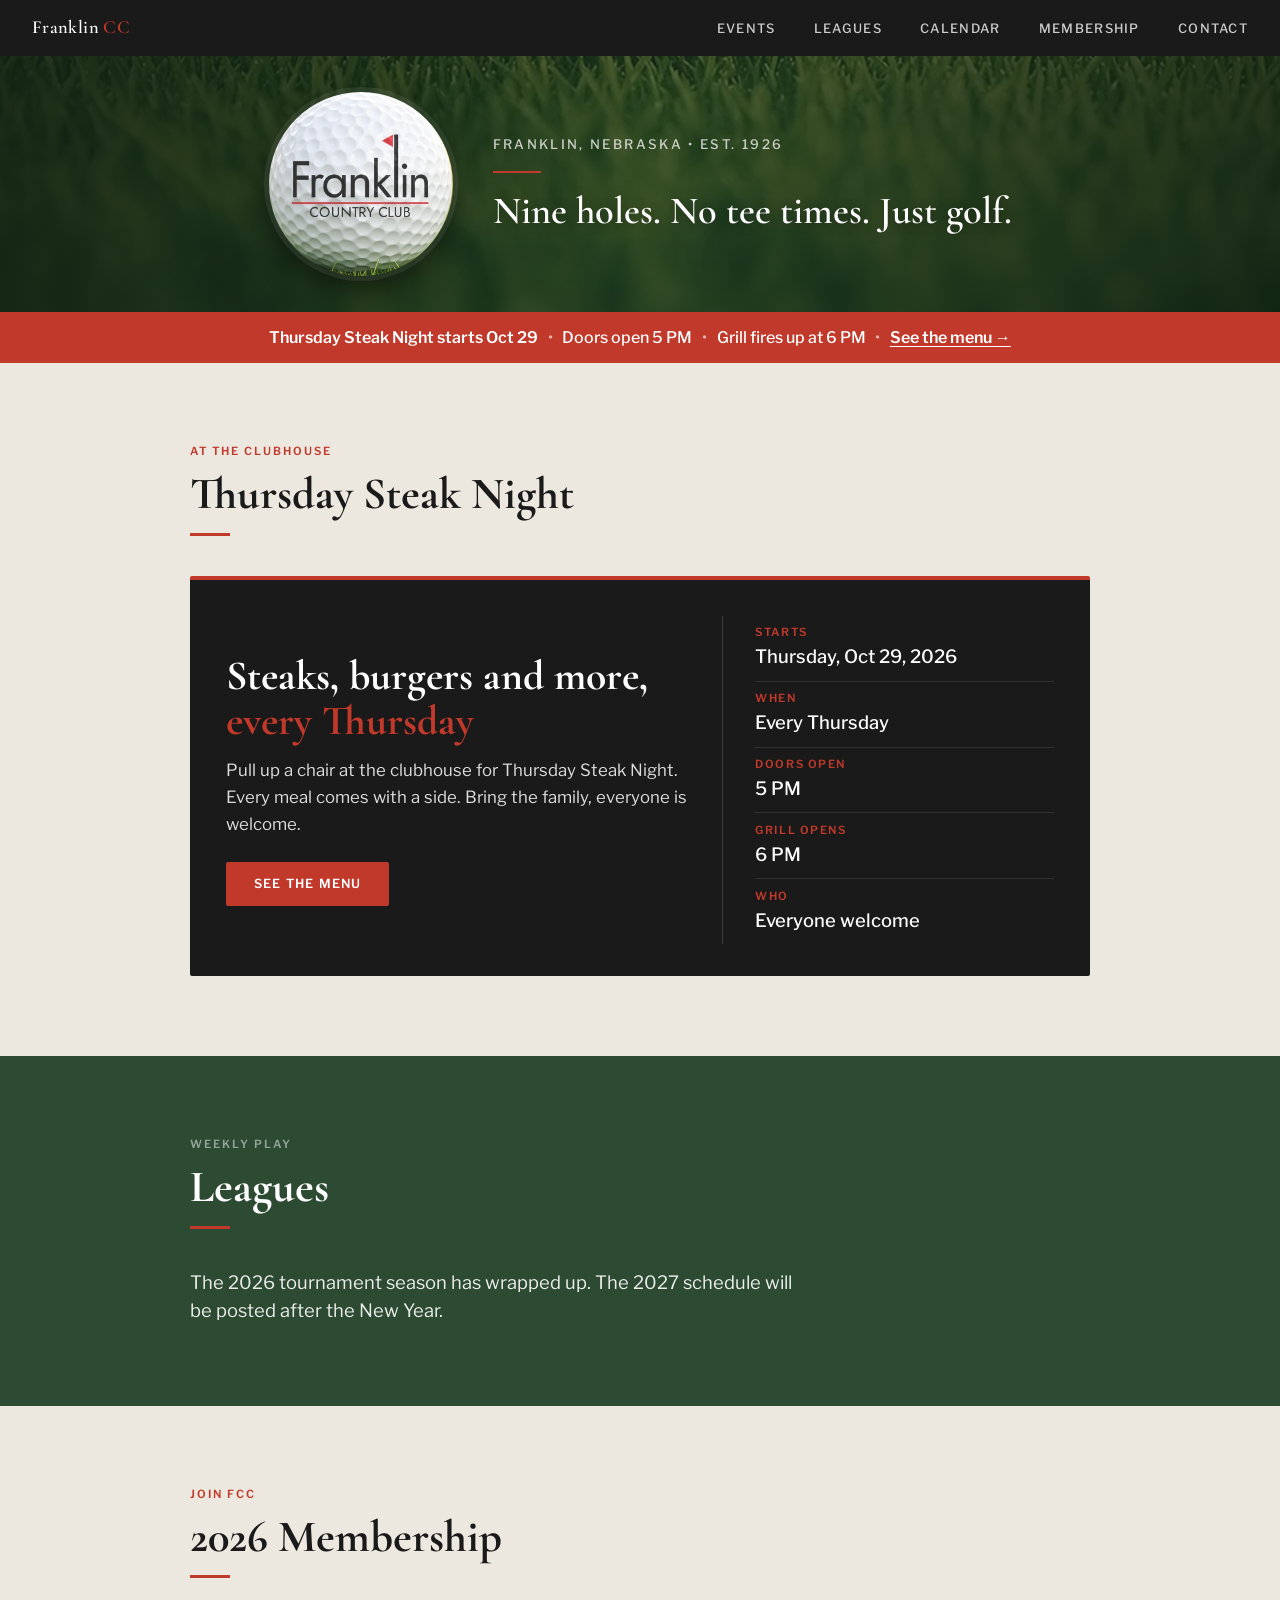
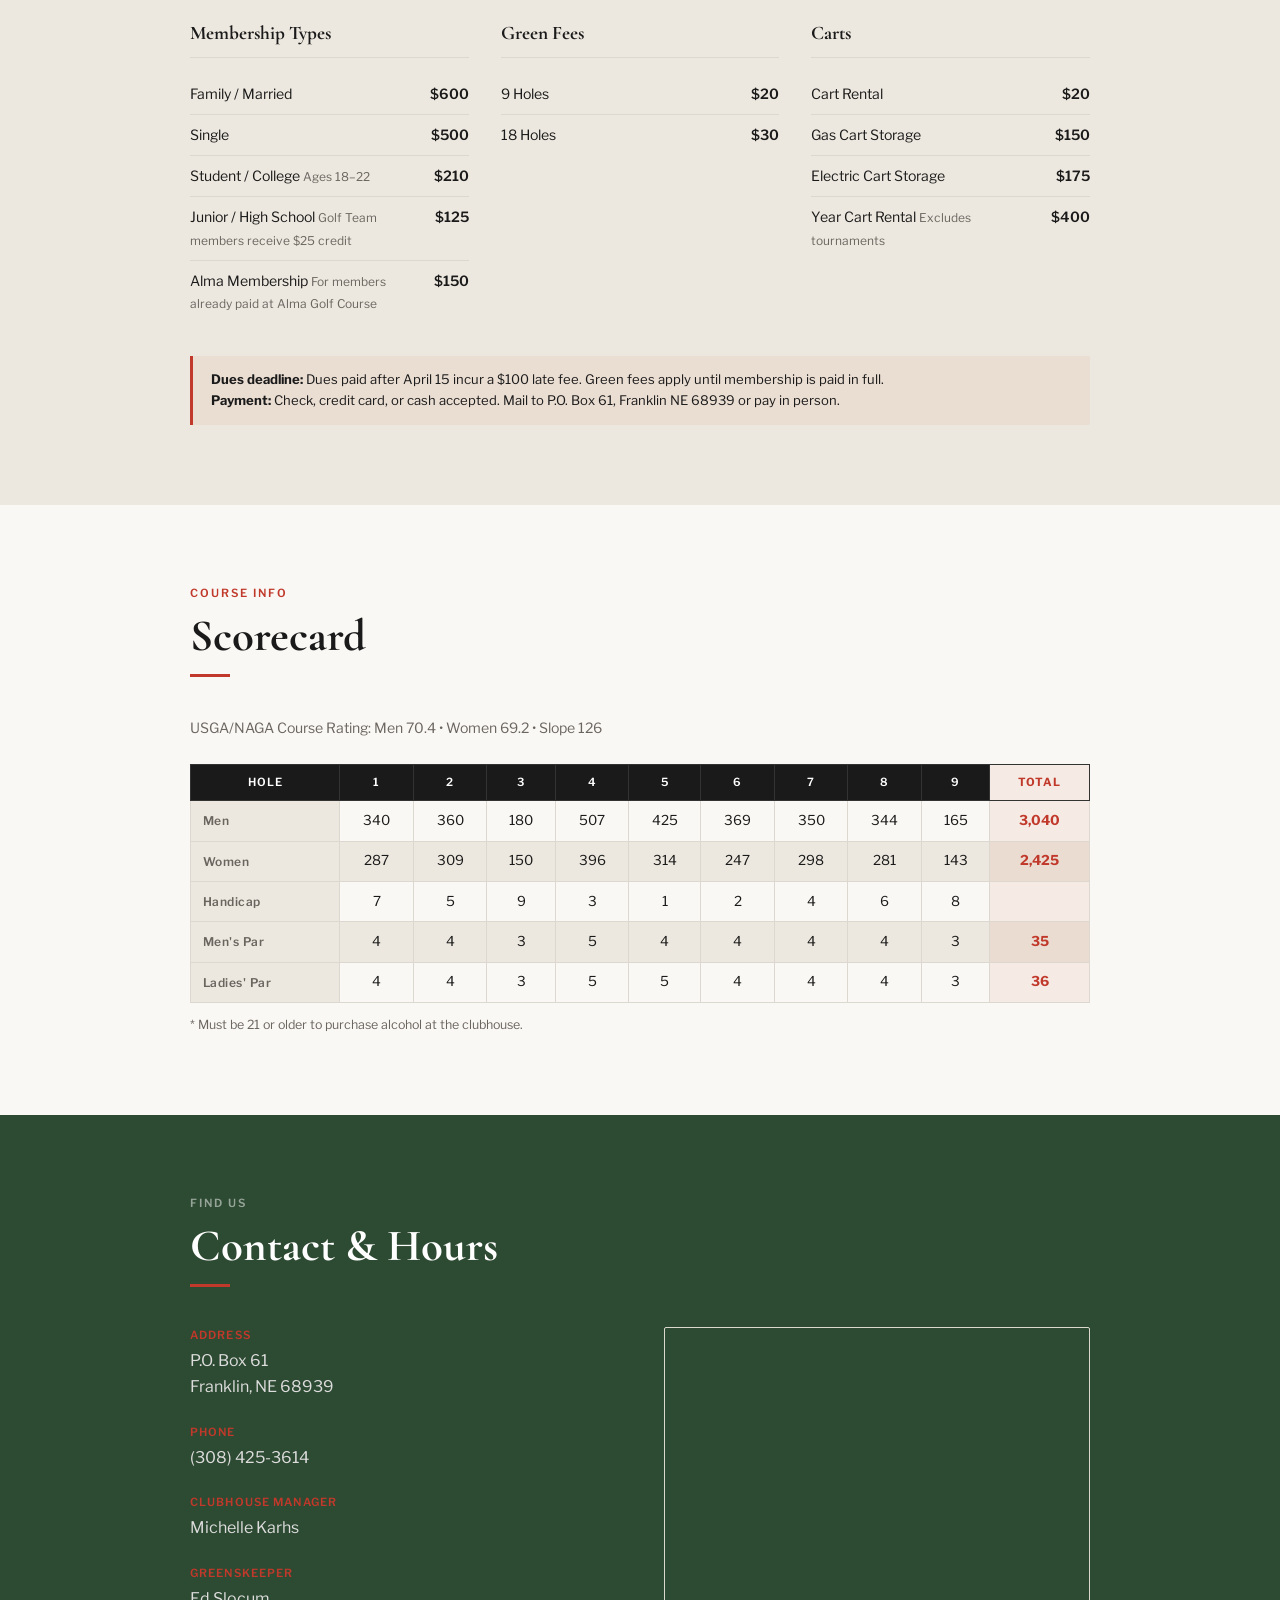
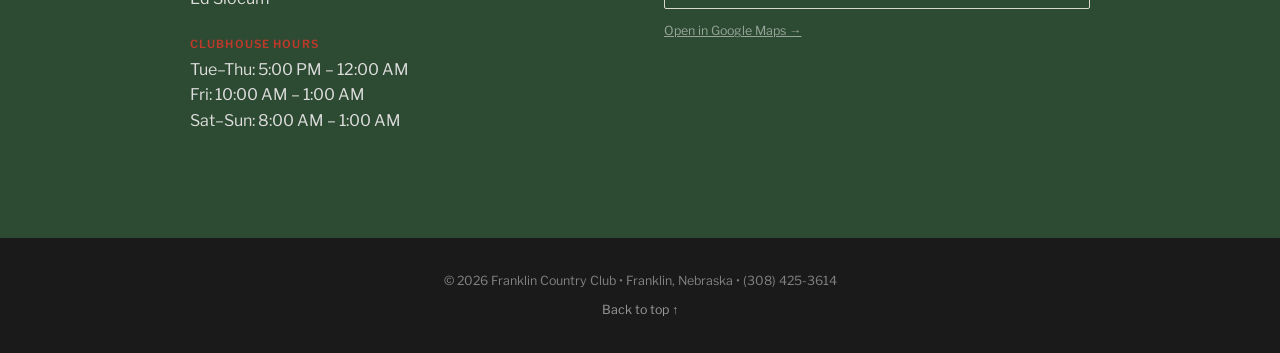
<file: index.html>
<!DOCTYPE html>
<html lang="en">
<head>
  <meta charset="UTF-8">
  <meta name="viewport" content="width=device-width, initial-scale=1.0">
  <title>Franklin Country Club | Franklin, Nebraska</title>
  <meta name="description" content="Franklin Country Club, a 9-hole golf course in Franklin, Nebraska. Memberships, leagues, tournaments, and more.">
  <link rel="preconnect" href="https://fonts.googleapis.com">
  <link rel="preconnect" href="https://fonts.gstatic.com" crossorigin>
  <link href="https://fonts.googleapis.com/css2?family=Cormorant+Garamond:ital,wght@0,400;0,600;0,700;1,400&family=Libre+Franklin:wght@300;400;500;600&display=swap" rel="stylesheet">
  <link rel="stylesheet" href="assets/style.css">
</head>
<body>

<!-- NAV -->
<nav>
  <a class="nav-logo" href="#top">Franklin <span>CC</span></a>
  <ul class="nav-links" id="navLinks">
    <li><a href="#events">Events</a></li>
    <li><a href="leagues.html">Leagues</a></li>
    <li><a href="calendar.html">Calendar</a></li>
    <li><a href="#membership">Membership</a></li>
    <li><a href="#contact">Contact</a></li>
  </ul>
  <button class="nav-toggle" id="navToggle" type="button" aria-label="Menu" aria-controls="navLinks" aria-expanded="false">
    <span></span><span></span><span></span>
  </button>
</nav>

<!-- HERO -->
<header class="hero hero-home" id="top">
  <picture class="hero-bg">
    <source type="image/webp" srcset="assets/hero-grass.webp">
    <img src="assets/hero-grass.jpg" alt="" width="1920" height="382" fetchpriority="high">
  </picture>
  <div class="hero-inner">
    <h1 class="hero-title">
      <picture>
        <source type="image/webp" srcset="assets/logo-golfball-600.webp 600w, assets/logo-golfball-1200.webp 1200w" sizes="(max-width: 720px) 104px, 184px">
        <img class="hero-logo" src="assets/logo-golfball-600.jpg" srcset="assets/logo-golfball-600.jpg 600w, assets/logo-golfball-1200.jpg 1200w" sizes="(max-width: 720px) 104px, 184px" width="600" height="600" alt="Franklin Country Club">
      </picture>
    </h1>
    <div class="hero-text">
      <p class="hero-sub">Franklin, Nebraska &bull; Est. 1926</p>
      <div class="hero-divider"></div>
      <p class="hero-tagline">Nine holes. No tee times. Just golf.</p>
    </div>
  </div>
</header>

<!-- STEAK NIGHT BANNER -->
<div class="promo-banner">
  <span class="promo-part"><strong>Thursday Steak Night starts Oct 29</strong></span><span class="promo-sep">&bull;</span><span class="promo-part">Doors open 5 PM</span><span class="promo-sep">&bull;</span><span class="promo-part">Grill fires up at 6 PM</span><span class="promo-sep">&bull;</span><span class="promo-part"><a href="steak-night.html">See the menu &rarr;</a></span>
</div>

<!-- INFO STRIP -->
<!-- hidden until 2027 golf season -->
<!--
<div class="info-strip">
  <div class="info-item">
    <div class="info-label">Course</div>
    <div class="info-value">9 Holes &bull; Par 35/36</div>
  </div>
  <div class="info-item">
    <div class="info-label">Green Fees</div>
    <div class="info-value">9 holes $20 &bull; 18 holes $30 &bull; Cart $20</div>
  </div>
  <div class="info-item">
    <div class="info-label">Clubhouse Open</div>
    <div class="info-value">Thu &amp; Fri 5 PM &bull; Sat &amp; Sun 10 AM</div>
  </div>
  <div class="info-item">
    <div class="info-label">Course Closed</div>
    <div class="info-value">Monday mornings</div>
  </div>
  <div class="info-item">
    <div class="info-label">Phone</div>
    <div class="info-value"><a href="tel:3084253614" style="color:#ddd;">(308) 425-3614</a></div>
  </div>
</div>
-->

<!-- EVENTS -->
<section id="events">
  <div class="container">
    <div class="section-label">At the Clubhouse</div>
    <h2 class="section-title">Thursday Steak Night</h2>
    <div class="feature-card">
      <div>
        <h3>Steaks, burgers and more, <em>every Thursday</em></h3>
        <p>Pull up a chair at the clubhouse for Thursday Steak Night. Every meal comes with a side. Bring the family, everyone is welcome.</p>
        <a class="btn btn-primary" href="steak-night.html">See the Menu</a>
      </div>
      <ul class="feature-facts">
        <li><span class="fact-label">Starts</span><span class="fact-value">Thursday, Oct 29, 2026</span></li>
        <li><span class="fact-label">When</span><span class="fact-value">Every Thursday</span></li>
        <li><span class="fact-label">Doors Open</span><span class="fact-value">5 PM</span></li>
        <li><span class="fact-label">Grill Opens</span><span class="fact-value">6 PM</span></li>
        <li><span class="fact-label">Who</span><span class="fact-value">Everyone welcome</span></li>
      </ul>
    </div>
  </div>
</section>

<!-- LEAGUES -->
<section id="leagues">
  <div class="container">
    <div class="section-label">Weekly Play</div>
    <h2 class="section-title">Leagues</h2>
    <p class="season-msg">The 2026 tournament season has wrapped up. The 2027 schedule will be posted after the New Year.</p>
  </div>
</section>

<!-- MEMBERSHIP -->
<section id="membership">
  <div class="container">
    <div class="section-label">Join FCC</div>
    <h2 class="section-title">2026 Membership</h2>
    <div class="membership-grid">

      <div class="membership-block">
        <h3>Membership Types</h3>
        <div class="rate-row">
          <span class="rate-label">Family / Married</span>
          <span class="rate-price">$600</span>
        </div>
        <div class="rate-row">
          <span class="rate-label">Single</span>
          <span class="rate-price">$500</span>
        </div>
        <div class="rate-row">
          <div>
            <span class="rate-label">Student / College</span>
            <span class="rate-sub">Ages 18&ndash;22</span>
          </div>
          <span class="rate-price">$210</span>
        </div>
        <div class="rate-row">
          <div>
            <span class="rate-label">Junior / High School</span>
            <span class="rate-sub">Golf Team members receive $25 credit</span>
          </div>
          <span class="rate-price">$125</span>
        </div>
        <div class="rate-row">
          <div>
            <span class="rate-label">Alma Membership</span>
            <span class="rate-sub">For members already paid at Alma Golf Course</span>
          </div>
          <span class="rate-price">$150</span>
        </div>
      </div>

      <div class="membership-block">
        <h3>Green Fees</h3>
        <div class="rate-row">
          <span class="rate-label">9 Holes</span>
          <span class="rate-price">$20</span>
        </div>
        <div class="rate-row">
          <span class="rate-label">18 Holes</span>
          <span class="rate-price">$30</span>
        </div>
      </div>

      <div class="membership-block">
        <h3>Carts</h3>
        <div class="rate-row">
          <span class="rate-label">Cart Rental</span>
          <span class="rate-price">$20</span>
        </div>
        <div class="rate-row">
          <span class="rate-label">Gas Cart Storage</span>
          <span class="rate-price">$150</span>
        </div>
        <div class="rate-row">
          <span class="rate-label">Electric Cart Storage</span>
          <span class="rate-price">$175</span>
        </div>
        <div class="rate-row">
          <div>
            <span class="rate-label">Year Cart Rental</span>
            <span class="rate-sub">Excludes tournaments</span>
          </div>
          <span class="rate-price">$400</span>
        </div>
      </div>

    </div>

    <div class="membership-note">
      <strong>Dues deadline:</strong> Dues paid after April 15 incur a $100 late fee. Green fees apply until membership is paid in full.<br>
      <strong>Payment:</strong> Check, credit card, or cash accepted. Mail to P.O. Box 61, Franklin NE 68939 or pay in person.
    </div>

  </div>
</section>

<!-- SCORECARD -->
<section id="scorecard">
  <div class="container">
    <div class="section-label">Course Info</div>
    <h2 class="section-title">Scorecard</h2>
    <p style="margin-bottom:1.5rem;font-size:0.88rem;color:var(--mid);">USGA/NAGA Course Rating: Men 70.4 &bull; Women 69.2 &bull; Slope 126</p>
    <div class="scorecard-wrap">
      <table class="scorecard">
        <thead>
          <tr>
            <th>Hole</th>
            <th>1</th><th>2</th><th>3</th><th>4</th><th>5</th>
            <th>6</th><th>7</th><th>8</th><th>9</th>
            <th class="total-col">Total</th>
          </tr>
        </thead>
        <tbody>
          <tr>
            <td class="row-label">Men</td>
            <td>340</td><td>360</td><td>180</td><td>507</td><td>425</td>
            <td>369</td><td>350</td><td>344</td><td>165</td>
            <td class="total-col">3,040</td>
          </tr>
          <tr>
            <td class="row-label">Women</td>
            <td>287</td><td>309</td><td>150</td><td>396</td><td>314</td>
            <td>247</td><td>298</td><td>281</td><td>143</td>
            <td class="total-col">2,425</td>
          </tr>
          <tr>
            <td class="row-label">Handicap</td>
            <td>7</td><td>5</td><td>9</td><td>3</td><td>1</td>
            <td>2</td><td>4</td><td>6</td><td>8</td>
            <td class="total-col"></td>
          </tr>
          <tr>
            <td class="row-label">Men's Par</td>
            <td>4</td><td>4</td><td>3</td><td>5</td><td>4</td>
            <td>4</td><td>4</td><td>4</td><td>3</td>
            <td class="total-col">35</td>
          </tr>
          <tr>
            <td class="row-label">Ladies' Par</td>
            <td>4</td><td>4</td><td>3</td><td>5</td><td>5</td>
            <td>4</td><td>4</td><td>4</td><td>3</td>
            <td class="total-col">36</td>
          </tr>
        </tbody>
      </table>
    </div>
    <p class="scorecard-note">* Must be 21 or older to purchase alcohol at the clubhouse.</p>
  </div>
</section>

<!-- CONTACT -->
<section id="contact" style="background:var(--green);">
  <div class="container">
    <div class="section-label" style="color:rgba(255,255,255,0.5);">Find Us</div>
    <h2 class="section-title" style="color:#fff;">Contact &amp; Hours</h2>
    <div class="contact-grid">
      <div>
        <div class="contact-item">
          <strong style="color:var(--red);">Address</strong>
          <span style="color:#ddd;">P.O. Box 61<br>Franklin, NE 68939</span>
        </div>
        <div class="contact-item">
          <strong style="color:var(--red);">Phone</strong>
          <a href="tel:3084253614" style="color:#ddd;">(308) 425-3614</a>
        </div>
        <div class="contact-item">
          <strong style="color:var(--red);">Clubhouse Manager</strong>
          <span style="color:#ddd;">Michelle Karhs</span>
        </div>
        <div class="contact-item">
          <strong style="color:var(--red);">Greenskeeper</strong>
          <span style="color:#ddd;">Ed Slocum</span>
        </div>
        <div class="contact-item">
          <strong style="color:var(--red);">Clubhouse Hours</strong>
          <span style="color:#ddd;">
            Tue–Thu: 5:00 PM – 12:00 AM<br>
            Fri: 10:00 AM – 1:00 AM<br>
            Sat–Sun: 8:00 AM – 1:00 AM
          </span>
        </div>
      </div>
      <div>
        <div class="map-embed">
          <iframe
            src="https://www.google.com/maps/embed?pb=!1m18!1m12!1m3!1d3492.958153476296!2d-98.96998748815321!3d40.100658674696824!2m3!1f0!2f0!3f0!3m2!1i1024!2i768!4f13.1!3m3!1m2!1s0x8798c51e333c8a6d%3A0x93eba6ec747e71ab!2sFranklin%20Golf%20Club!5e1!3m2!1sen!2sus!4v1777336160264!5m2!1sen!2sus"
            allowfullscreen=""
            loading="lazy" referrerpolicy="no-referrer-when-downgrade"
            title="Franklin Country Club location"
          ></iframe>
          <!-- TODO: Replace iframe src with proper Google Maps embed code from your Maps link -->
        </div>
        <p style="margin-top:0.75rem;font-size:0.78rem;color:rgba(255,255,255,0.4);">
          <a href="https://maps.app.goo.gl/pKqjFBWUiUisVBHZ7" target="_blank" style="color:rgba(255,255,255,0.5);">Open in Google Maps &rarr;</a>
        </p>
      </div>
    </div>
  </div>
</section>

<!-- FOOTER -->
<footer>
  <p>&copy; 2026 Franklin Country Club &bull; Franklin, Nebraska &bull; (308) 425-3614</p>
  <p style="margin-top:0.4rem;"><a href="#top">Back to top &uarr;</a></p>
</footer>

<script src="assets/main.js"></script>

</body>
</html>
</file>
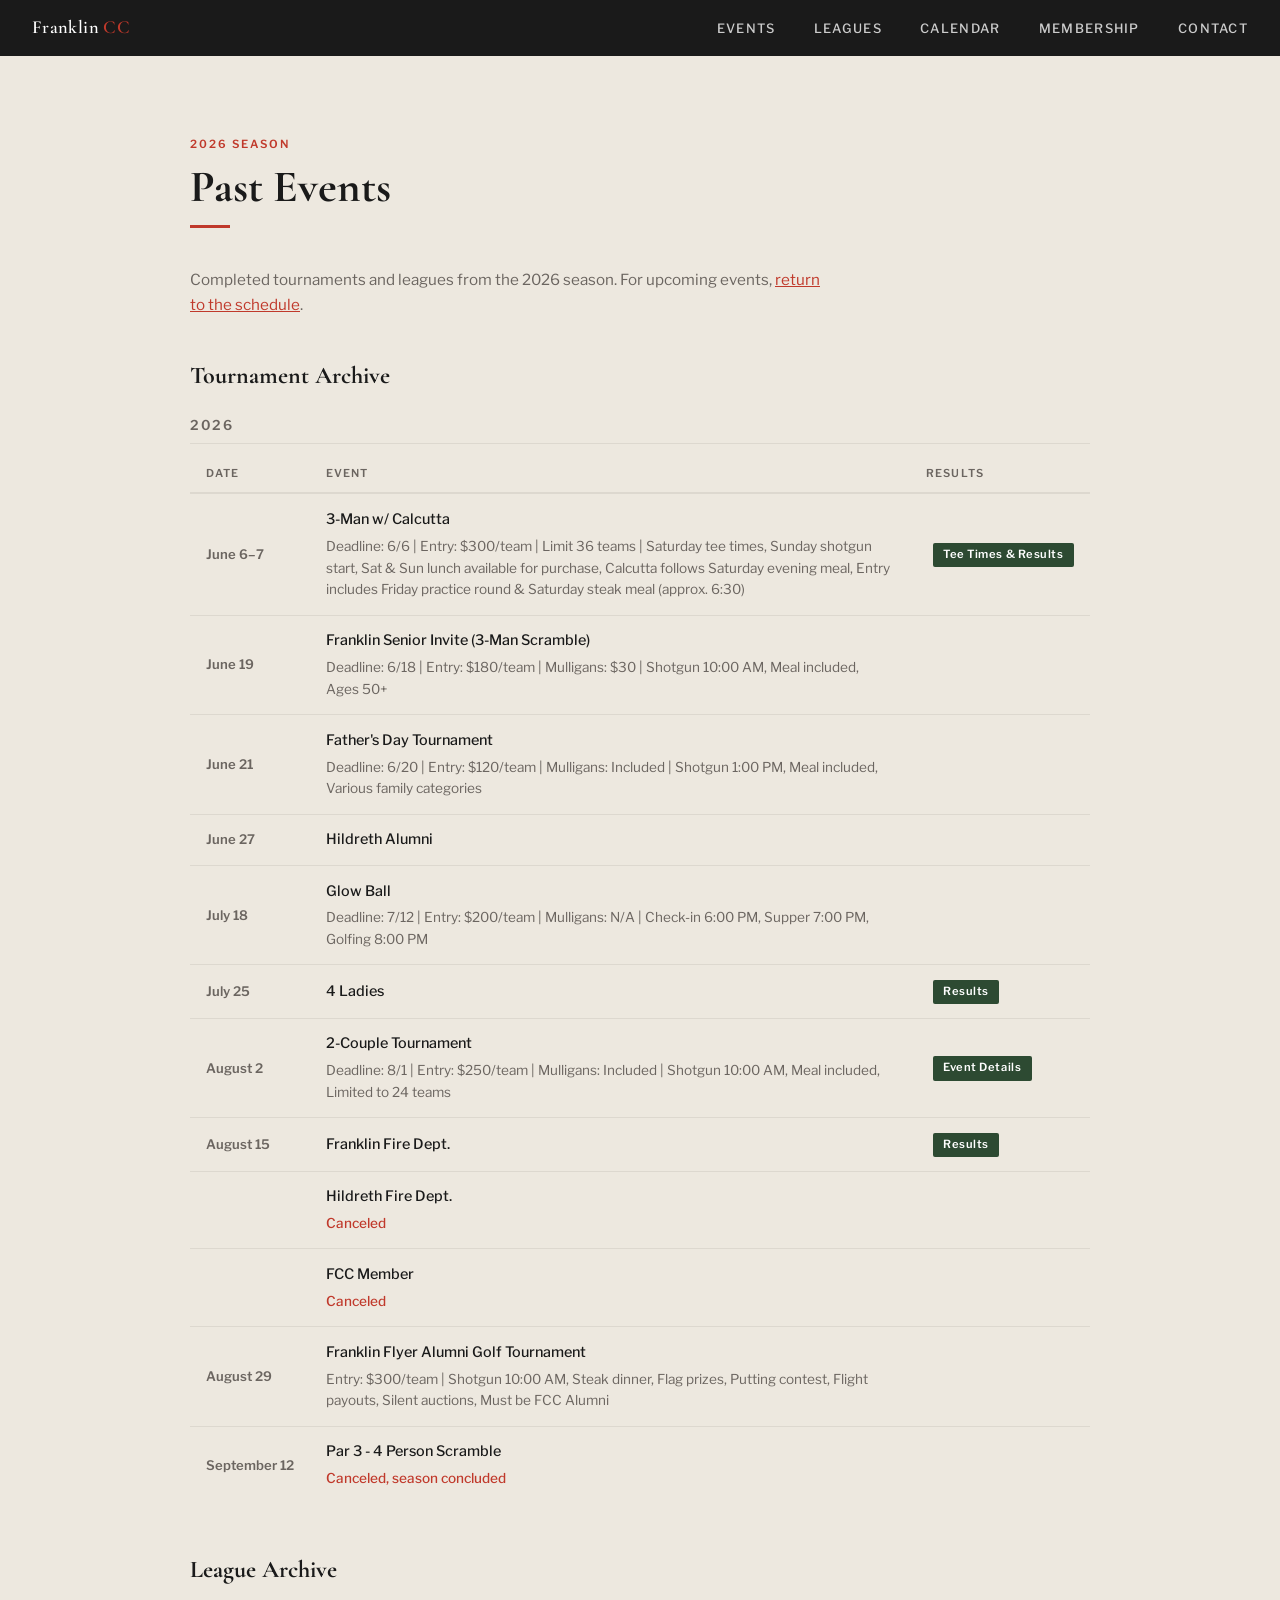
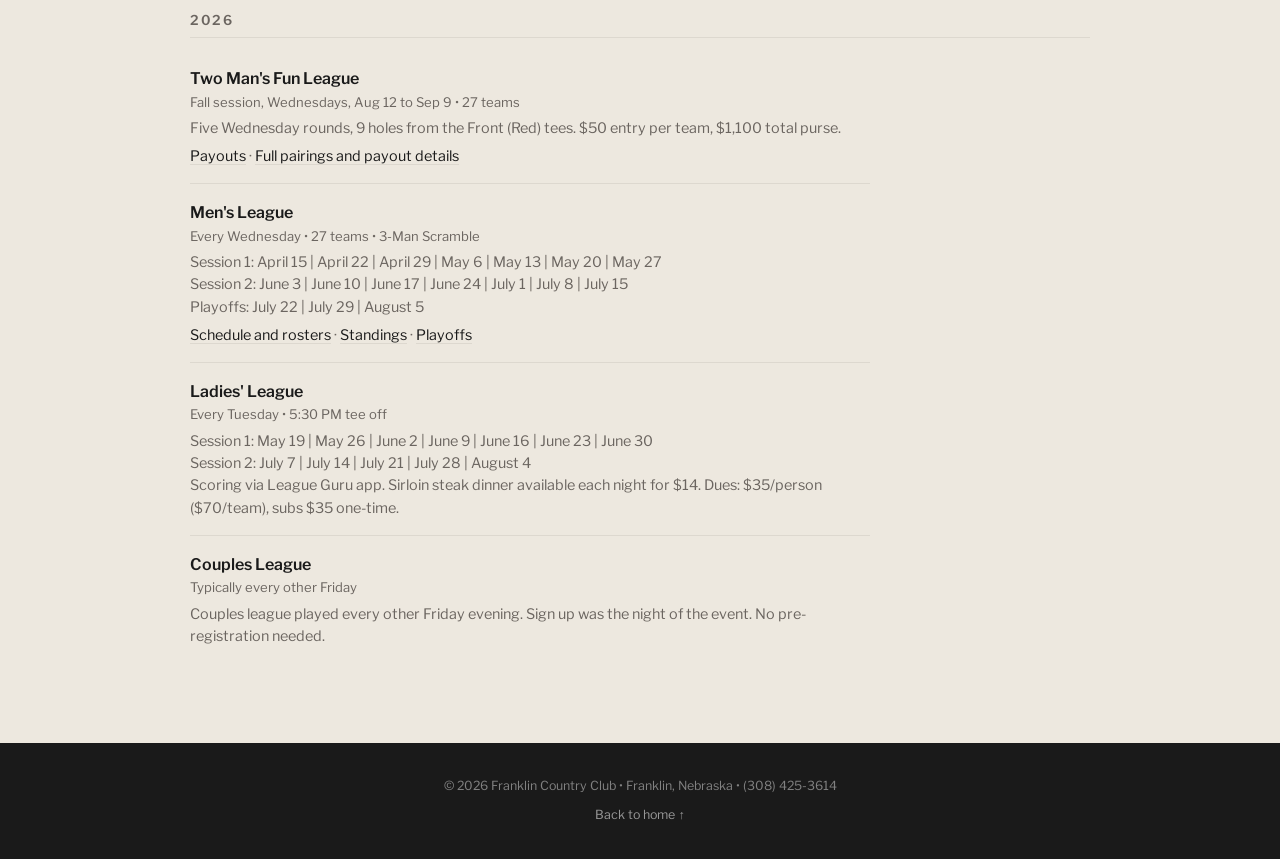
<file: archive.html>
<!DOCTYPE html>
<html lang="en">
<head>
  <meta charset="UTF-8">
  <meta name="viewport" content="width=device-width, initial-scale=1.0">
  <title>Past Events - Franklin Country Club | Franklin, Nebraska</title>
  <meta name="description" content="Franklin Country Club 2026 past tournaments and leagues at the 9-hole golf course in Franklin, Nebraska.">
  <link rel="preconnect" href="https://fonts.googleapis.com">
  <link rel="preconnect" href="https://fonts.gstatic.com" crossorigin>
  <link href="https://fonts.googleapis.com/css2?family=Cormorant+Garamond:ital,wght@0,400;0,600;0,700;1,400&family=Libre+Franklin:wght@300;400;500;600&display=swap" rel="stylesheet">
  <link rel="stylesheet" href="assets/style.css">
</head>
<body id="top">

<!-- NAV -->
<nav>
  <a class="nav-logo" href="index.html">Franklin <span>CC</span></a>
  <ul class="nav-links" id="navLinks">
    <li><a href="index.html#events">Events</a></li>
    <li><a href="leagues.html">Leagues</a></li>
    <li><a href="calendar.html">Calendar</a></li>
    <li><a href="index.html#membership">Membership</a></li>
    <li><a href="index.html#contact">Contact</a></li>
  </ul>
  <button class="nav-toggle" id="navToggle" type="button" aria-label="Menu" aria-controls="navLinks" aria-expanded="false">
    <span></span><span></span><span></span>
  </button>
</nav>

<!-- PAST EVENTS -->
<section id="past-events">
  <div class="container">
    <div class="section-label">2026 Season</div>
    <h1 class="section-title">Past Events</h1>
    <p class="archive-intro">Completed tournaments and leagues from the 2026 season. For upcoming events, <a href="index.html#events" style="color:var(--red);">return to the schedule</a>.</p>

    <h2 class="archive-subhead" id="tournaments">Tournament Archive</h2>
    <h3 class="archive-year" id="tournaments-2026">2026</h3>
    <table class="events-table">
      <thead>
        <tr>
          <th>Date</th>
          <th>Event</th>
          <th>Results</th>
        </tr>
      </thead>
      <tbody>
        <tr>
          <td class="event-date">June 6–7</td>
          <td><div class="event-name">3-Man w/ Calcutta</div><div style="font-size:0.85rem;color:var(--mid);margin-top:0.3rem;">Deadline: 6/6 | Entry: $300/team | Limit 36 teams | Saturday tee times, Sunday shotgun start, Sat &amp; Sun lunch available for purchase, Calcutta follows Saturday evening meal, Entry includes Friday practice round &amp; Saturday steak meal (approx. 6:30)</div></td>
          <td class="event-links">
            <a class="link-tag link-results active" href="https://docs.google.com/spreadsheets/d/e/2PACX-1vQHRAo0S15oXr0jiarFyN2aSm5RyJeKSZPrebkHqlS-j8FKCY0bdfZNIKu9lmtYdf0rLb0FNrGRWUbv/pubhtml?gid=429758196&single=true" target="_blank">Tee Times &amp; Results</a>
          </td>
        </tr>
        <tr>
          <td class="event-date">June 19</td>
          <td><div class="event-name">Franklin Senior Invite (3-Man Scramble)</div><div style="font-size:0.85rem;color:var(--mid);margin-top:0.3rem;">Deadline: 6/18 | Entry: $180/team | Mulligans: $30 | Shotgun 10:00 AM, Meal included, Ages 50+</div></td>
          <td class="event-links"></td>
        </tr>
        <tr>
          <td class="event-date">June 21</td>
          <td><div class="event-name">Father's Day Tournament</div><div style="font-size:0.85rem;color:var(--mid);margin-top:0.3rem;">Deadline: 6/20 | Entry: $120/team | Mulligans: Included | Shotgun 1:00 PM, Meal included, Various family categories</div></td>
          <td class="event-links"></td>
        </tr>
        <tr>
          <td class="event-date">June 27</td>
          <td class="event-name">Hildreth Alumni</td>
          <td class="event-links"></td>
        </tr>
        <tr>
          <td class="event-date">July 18</td>
          <td><div class="event-name">Glow Ball</div><div style="font-size:0.85rem;color:var(--mid);margin-top:0.3rem;">Deadline: 7/12 | Entry: $200/team | Mulligans: N/A | Check-in 6:00 PM, Supper 7:00 PM, Golfing 8:00 PM</div></td>
          <td class="event-links"></td>
        </tr>
        <tr>
          <td class="event-date">July 25</td>
          <td class="event-name">4 Ladies</td>
          <td class="event-links">
            <a class="link-tag link-results active" href="https://docs.google.com/spreadsheets/u/1/d/e/2PACX-1vSUehOz3mt-3Wd7uhdTVxnDij3eCgiuiUOhDW9YrWCgmburxrd58VRvzdF8wVPIVJX0hPM1xj_wSmnB/pubhtml?urp=gmail_link" target="_blank">Results</a>
          </td>
        </tr>
        <tr>
          <td class="event-date">August 2</td>
          <td><div class="event-name">2-Couple Tournament</div><div style="font-size:0.85rem;color:var(--mid);margin-top:0.3rem;">Deadline: 8/1 | Entry: $250/team | Mulligans: Included | Shotgun 10:00 AM, Meal included, Limited to 24 teams</div></td>
          <td class="event-links">
            <a class="link-tag link-results active" href="https://docs.google.com/spreadsheets/d/e/2PACX-1vTWxtzcj7Z_tMwIYWTQvpabaSt0Yoa-B7GQaJcDa42a3nxrkXd8D1aC73Q88-z52qnyVRXAm6tWCrUa/pubhtml?gid=1439176474&single=true" target="_blank">Event Details</a>
          </td>
        </tr>
        <tr>
          <td class="event-date">August 15</td>
          <td class="event-name">Franklin Fire Dept.</td>
          <td class="event-links">
            <a class="link-tag link-results active" href="docs/FCC_Franklin_Fire_2026_Results.jpg" target="_blank">Results</a>
          </td>
        </tr>
        <tr>
          <td class="event-date"></td>
          <td><div class="event-name">Hildreth Fire Dept.</div><div style="font-size:0.85rem;color:var(--red);margin-top:0.3rem;font-weight:500;">Canceled</div></td>
          <td class="event-links"></td>
        </tr>
        <tr>
          <td class="event-date"></td>
          <td><div class="event-name">FCC Member</div><div style="font-size:0.85rem;color:var(--red);margin-top:0.3rem;font-weight:500;">Canceled</div></td>
          <td class="event-links"></td>
        </tr>
        <tr>
          <td class="event-date">August 29</td>
          <td><div class="event-name">Franklin Flyer Alumni Golf Tournament</div><div style="font-size:0.85rem;color:var(--mid);margin-top:0.3rem;">Entry: $300/team | Shotgun 10:00 AM, Steak dinner, Flag prizes, Putting contest, Flight payouts, Silent auctions, Must be FCC Alumni</div></td>
          <td class="event-links"></td>
        </tr>
        <tr>
          <td class="event-date">September 12</td>
          <td><div class="event-name">Par 3 - 4 Person Scramble</div><div style="font-size:0.85rem;color:var(--red);margin-top:0.3rem;font-weight:500;">Canceled, season concluded</div></td>
          <td class="event-links"></td>
        </tr>
      </tbody>
    </table>

    <h2 class="archive-subhead" id="leagues">League Archive</h2>
    <h3 class="archive-year" id="leagues-2026">2026</h3>
    <ul class="archive-list">
      <li>
        <h4>Two Man's Fun League</h4>
        <p class="archive-meta">Fall session, Wednesdays, Aug 12 to Sep 9 &bull; 27 teams</p>
        <p>Five Wednesday rounds, 9 holes from the Front (Red) tees. $50 entry per team, $1,100 total purse.</p>
        <p class="archive-links"><a href="https://claude.ai/code/artifact/bfe8fcaf-55c8-4c29-8c7c-40e62de7f9c1" target="_blank" rel="noopener">Payouts</a> <span aria-hidden="true">&middot;</span> <a href="schedule.html">Full pairings and payout details</a></p>
      </li>
      <li>
        <h4>Men's League</h4>
        <p class="archive-meta">Every Wednesday &bull; 27 teams &bull; 3-Man Scramble</p>
        <p>Session 1: April 15 | April 22 | April 29 | May 6 | May 13 | May 20 | May 27</p>
        <p>Session 2: June 3 | June 10 | June 17 | June 24 | July 1 | July 8 | July 15</p>
        <p>Playoffs: July 22 | July 29 | August 5</p>
        <p class="archive-links"><a href="https://docs.google.com/spreadsheets/d/e/2PACX-1vRfZv33Le7QeOpAI-KcBHNek4COuntox_eDvx531EvNdPr1n8D6gFwXXl6jE0CPkguJiQoL9VD9WDJk/pubhtml?gid=470143555&amp;single=true" target="_blank" rel="noopener">Schedule and rosters</a> <span aria-hidden="true">&middot;</span> <a href="https://docs.google.com/spreadsheets/d/e/2PACX-1vTsJwgCh4qob6-WwfzEM51csXDy8BEbFkPSjDhEOucqUfW1L73G6DvZjsYoQLfD8tT9Qujy_zILlH80/pubhtml" target="_blank" rel="noopener">Standings</a> <span aria-hidden="true">&middot;</span> <a href="https://docs.google.com/spreadsheets/d/e/2PACX-1vTErcgSA1yQsS5VuvjS8gszooEByp1x1l9rOx-Q8yCSv-PI6r4B2fYYnpVMwsZvvxBOcsazbx8mTK_n/pubhtml" target="_blank" rel="noopener">Playoffs</a></p>
      </li>
      <li>
        <h4>Ladies' League</h4>
        <p class="archive-meta">Every Tuesday &bull; 5:30 PM tee off</p>
        <p>Session 1: May 19 | May 26 | June 2 | June 9 | June 16 | June 23 | June 30</p>
        <p>Session 2: July 7 | July 14 | July 21 | July 28 | August 4</p>
        <p>Scoring via League Guru app. Sirloin steak dinner available each night for $14. Dues: $35/person ($70/team), subs $35 one-time.</p>
      </li>
      <li>
        <h4>Couples League</h4>
        <p class="archive-meta">Typically every other Friday</p>
        <p>Couples league played every other Friday evening. Sign up was the night of the event. No pre-registration needed.</p>
      </li>
    </ul>

  </div>
</section>

<!-- FOOTER -->
<footer>
  <p>&copy; 2026 Franklin Country Club &bull; Franklin, Nebraska &bull; (308) 425-3614</p>
  <p style="margin-top:0.4rem;"><a href="index.html#top">Back to home &uarr;</a></p>
</footer>

<script src="assets/main.js"></script>

</body>
</html>
</file>
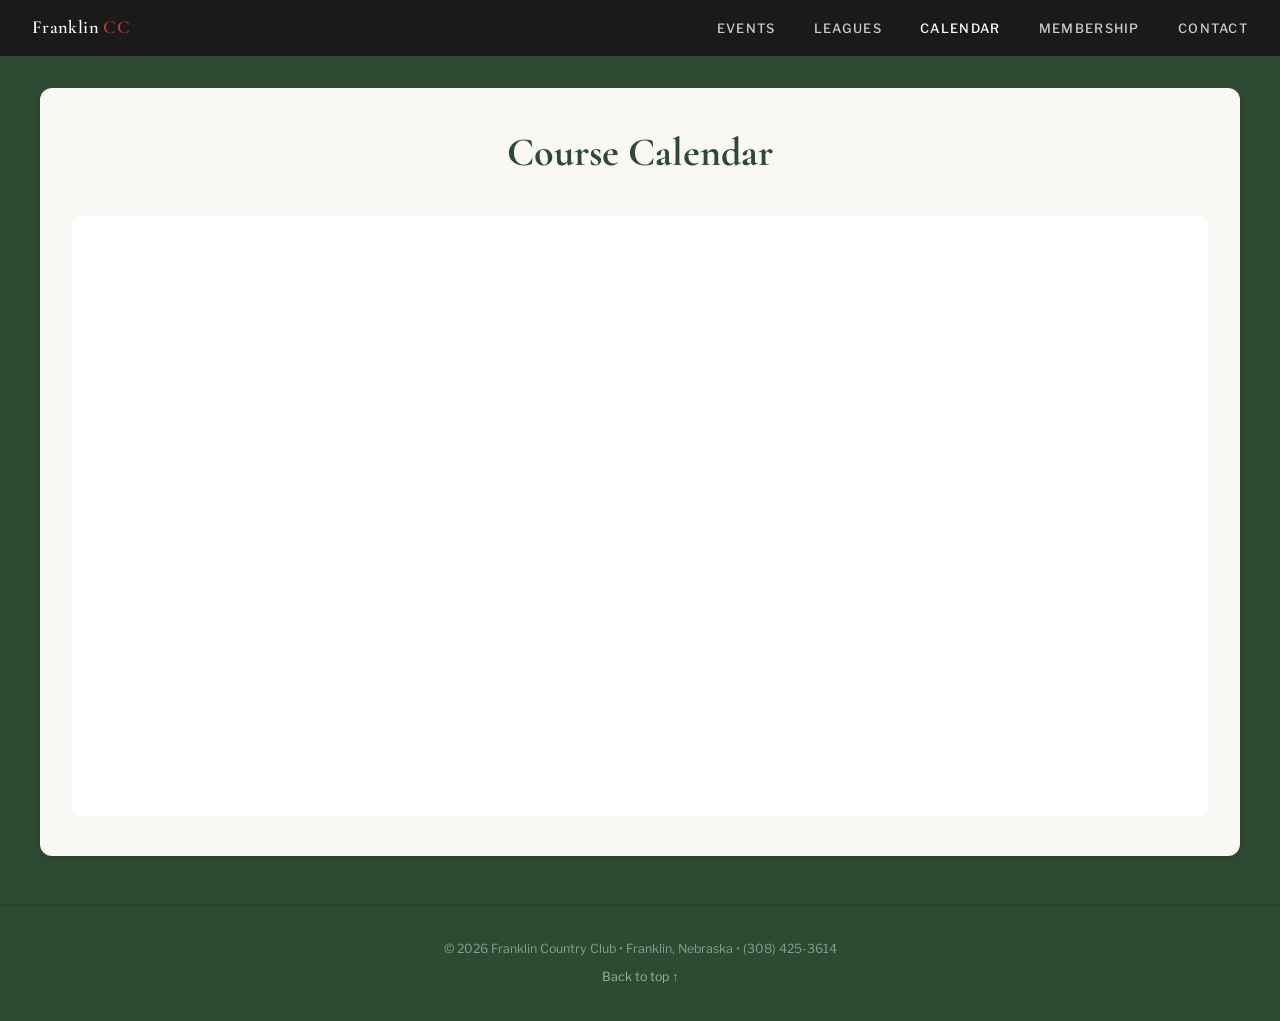
<file: calendar.html>
<!DOCTYPE html>
<html lang="en">
<head>
  <meta charset="UTF-8">
  <meta name="viewport" content="width=device-width, initial-scale=1.0">
  <title>Calendar - Franklin Country Club | Franklin, Nebraska</title>
  <meta name="description" content="Franklin Country Club calendar for the 9-hole golf course in Franklin, Nebraska.">
  <link rel="preconnect" href="https://fonts.googleapis.com">
  <link rel="preconnect" href="https://fonts.gstatic.com" crossorigin>
  <link href="https://fonts.googleapis.com/css2?family=Cormorant+Garamond:ital,wght@0,400;0,600;0,700;1,400&family=Libre+Franklin:wght@300;400;500;600&display=swap" rel="stylesheet">
  <link rel="stylesheet" href="assets/style.css">
</head>
<body id="top" class="page-calendar">

<nav>
  <a class="nav-logo" href="index.html">Franklin <span>CC</span></a>
  <ul class="nav-links" id="navLinks">
    <li><a href="index.html#events">Events</a></li>
    <li><a href="leagues.html">Leagues</a></li>
    <li><a href="calendar.html" aria-current="page">Calendar</a></li>
    <li><a href="index.html#membership">Membership</a></li>
    <li><a href="index.html#contact">Contact</a></li>
  </ul>
  <button class="nav-toggle" id="navToggle" type="button" aria-label="Menu" aria-controls="navLinks" aria-expanded="false">
    <span></span><span></span><span></span>
  </button>
</nav>

<div class="calendar-container">
  <h1>Course Calendar</h1>
  <iframe src="https://calendar.google.com/calendar/embed?src=f4976847c5ec8c1ba83c0c95855b3c359390191ff6b782578f3609bf8f37468e%40group.calendar.google.com&ctz=America%2FChicago"></iframe>
</div>

<footer>
  <p>&copy; 2026 Franklin Country Club &bull; Franklin, Nebraska &bull; (308) 425-3614</p>
  <p style="margin-top:0.4rem;"><a href="#top">Back to top &uarr;</a></p>
</footer>

<script src="assets/main.js"></script>

</body>
</html>
</file>
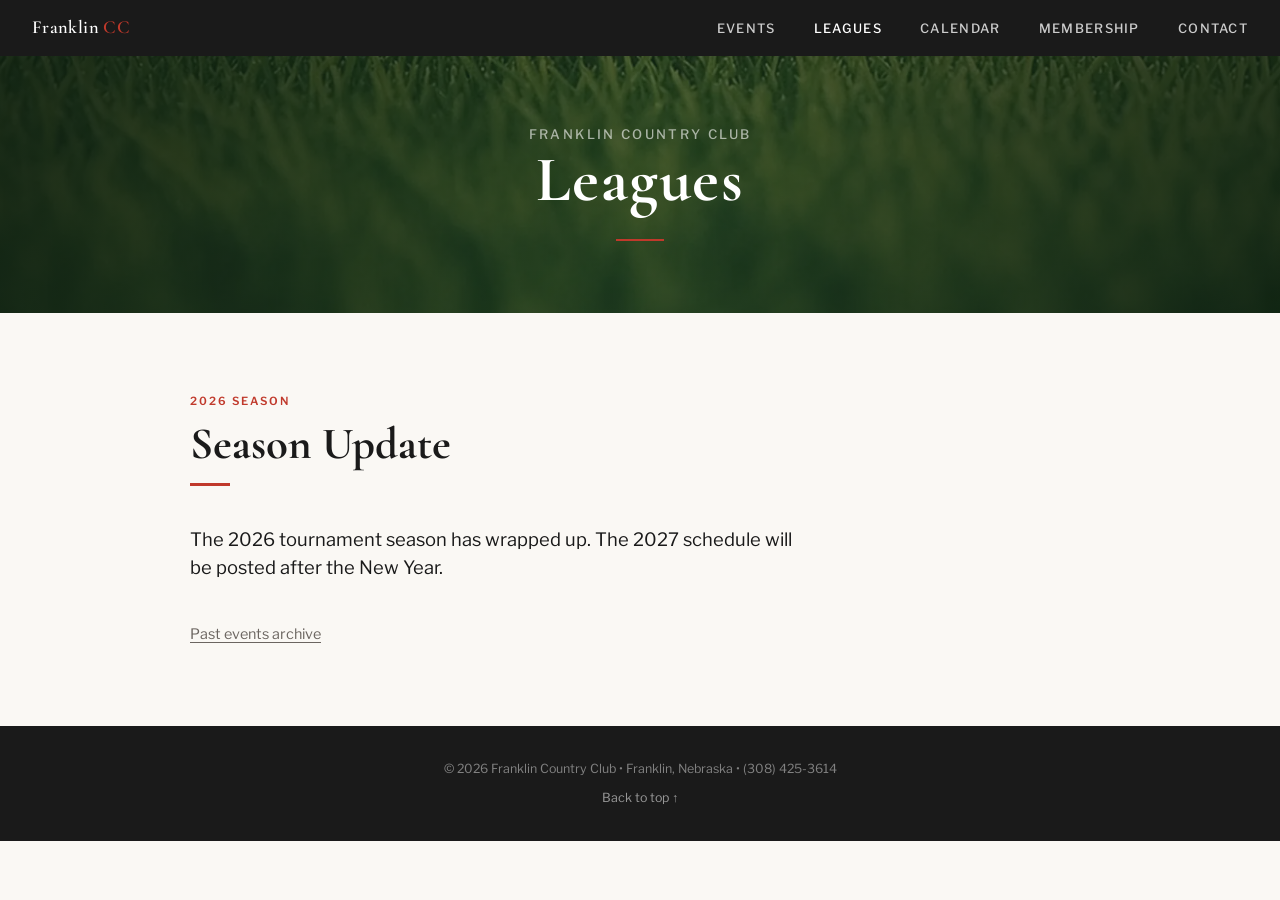
<file: leagues.html>
<!DOCTYPE html>
<html lang="en">
<head>
  <meta charset="UTF-8">
  <meta name="viewport" content="width=device-width, initial-scale=1.0">
  <title>Leagues - Franklin Country Club | Franklin, Nebraska</title>
  <meta name="description" content="Leagues at Franklin Country Club, a 9-hole golf course in Franklin, Nebraska. 2026 league results, payouts and past events.">
  <link rel="preconnect" href="https://fonts.googleapis.com">
  <link rel="preconnect" href="https://fonts.gstatic.com" crossorigin>
  <link href="https://fonts.googleapis.com/css2?family=Cormorant+Garamond:ital,wght@0,400;0,600;0,700;1,400&family=Libre+Franklin:wght@300;400;500;600;700&display=swap" rel="stylesheet">
  <link rel="stylesheet" href="assets/style.css">
</head>
<body id="top">

<nav>
  <a class="nav-logo" href="index.html">Franklin <span>CC</span></a>
  <ul class="nav-links" id="navLinks">
    <li><a href="index.html#events">Events</a></li>
    <li><a href="leagues.html" aria-current="page">Leagues</a></li>
    <li><a href="calendar.html">Calendar</a></li>
    <li><a href="index.html#membership">Membership</a></li>
    <li><a href="index.html#contact">Contact</a></li>
  </ul>
  <button class="nav-toggle" id="navToggle" type="button" aria-label="Menu" aria-controls="navLinks" aria-expanded="false">
    <span></span><span></span><span></span>
  </button>
</nav>

<header class="hero page-hero">
  <picture class="hero-bg">
    <source type="image/webp" srcset="assets/hero-grass.webp">
    <img src="assets/hero-grass.jpg" alt="" width="1920" height="382">
  </picture>
  <p class="hero-sub">Franklin Country Club</p>
  <h1>Leagues</h1>
  <div class="hero-divider"></div>
</header>

<section class="leagues-page">
  <div class="container">
    <div class="section-label">2026 Season</div>
    <h2 class="section-title">Season Update</h2>
    <p class="season-msg">The 2026 tournament season has wrapped up. The 2027 schedule will be posted after the New Year.</p>

    <p class="quiet-link"><a href="archive.html">Past events archive</a></p>
  </div>
</section>

<footer>
  <p>&copy; 2026 Franklin Country Club &bull; Franklin, Nebraska &bull; (308) 425-3614</p>
  <p style="margin-top:0.4rem;"><a href="#top">Back to top &uarr;</a></p>
</footer>

<script src="assets/main.js"></script>

</body>
</html>
</file>
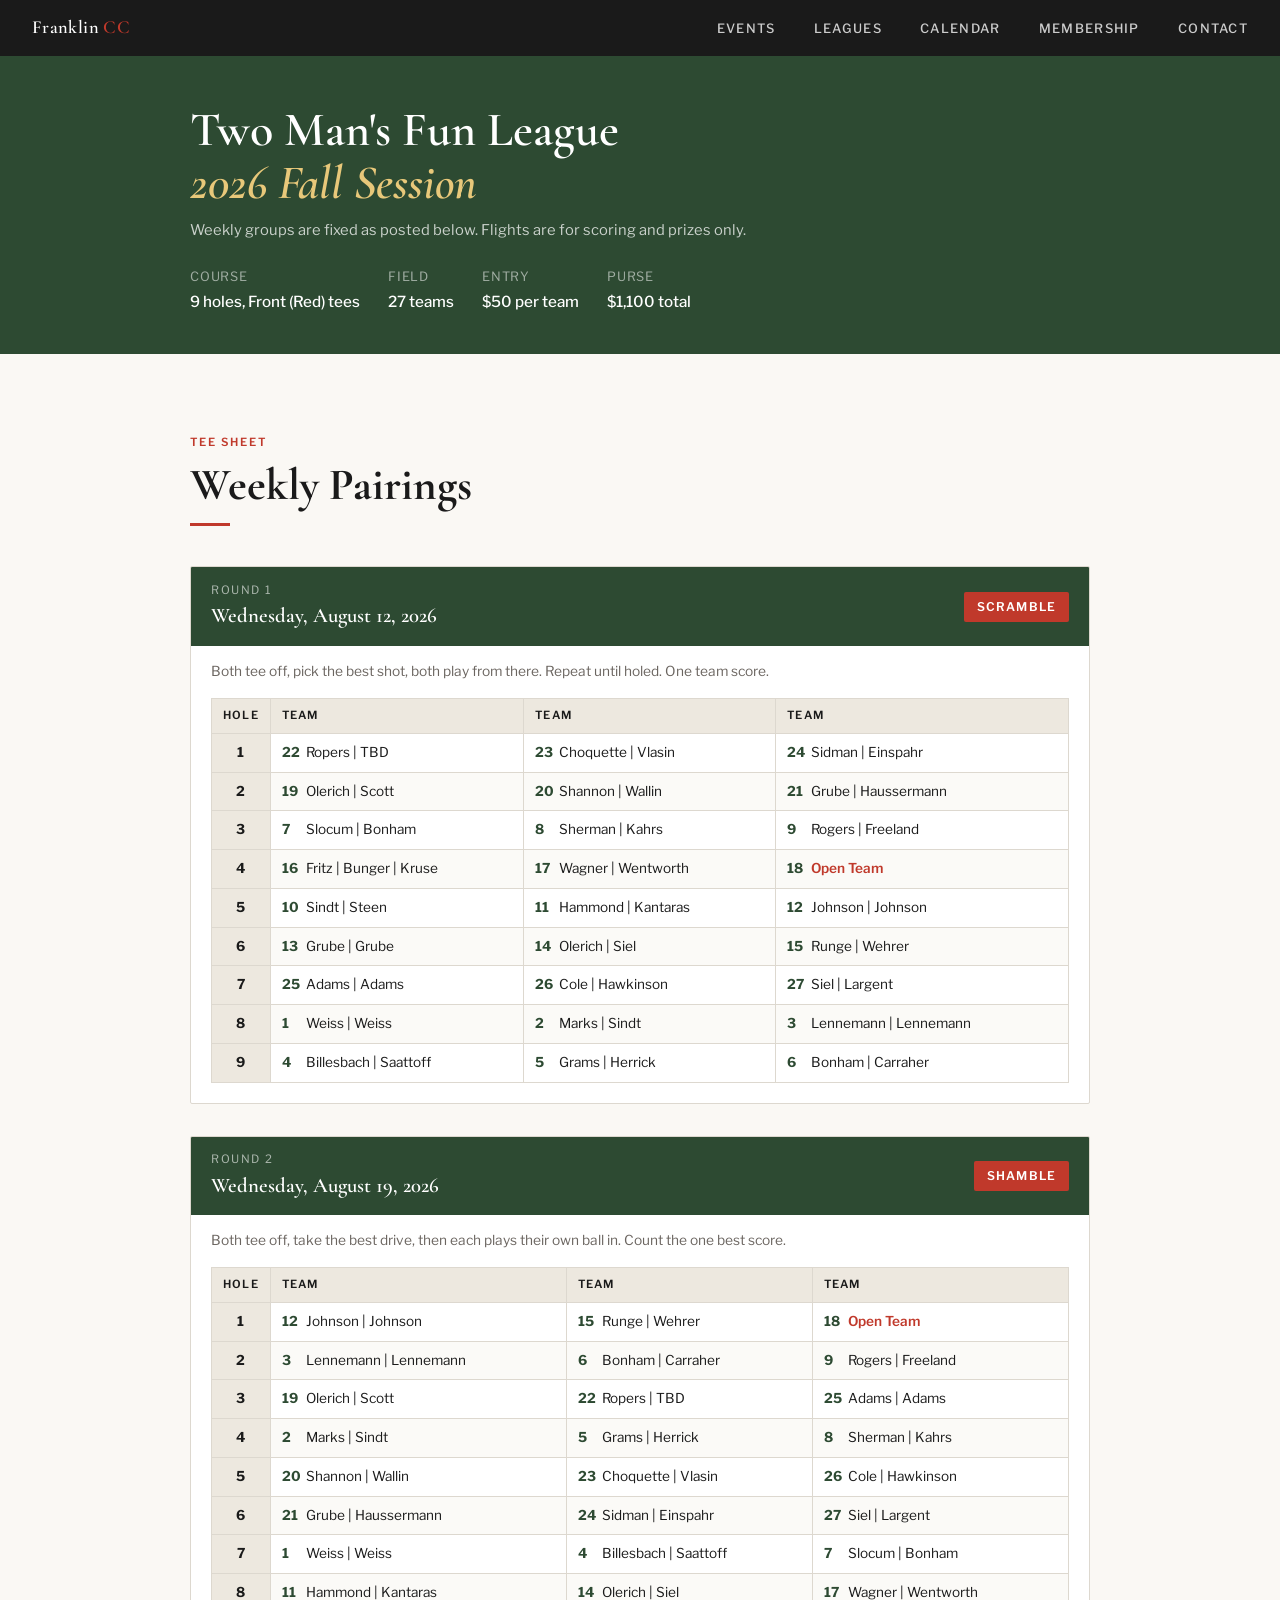
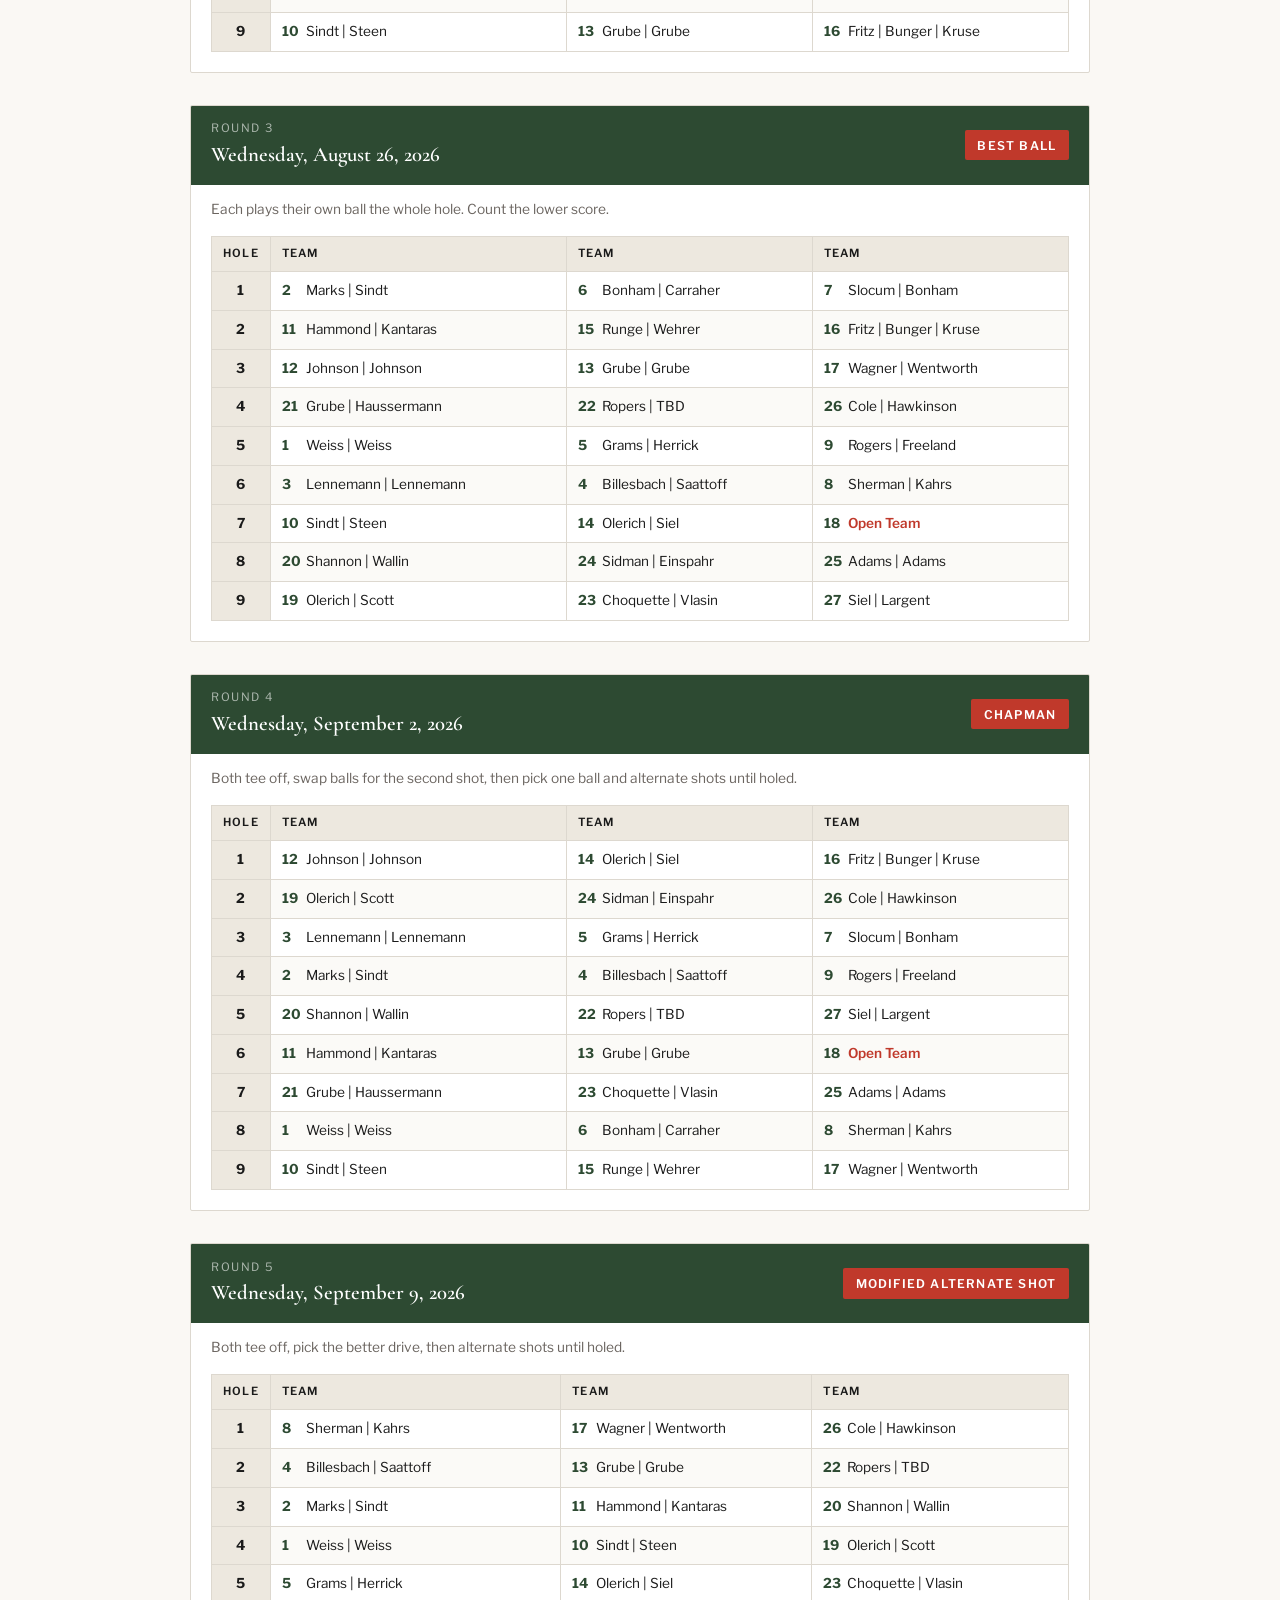
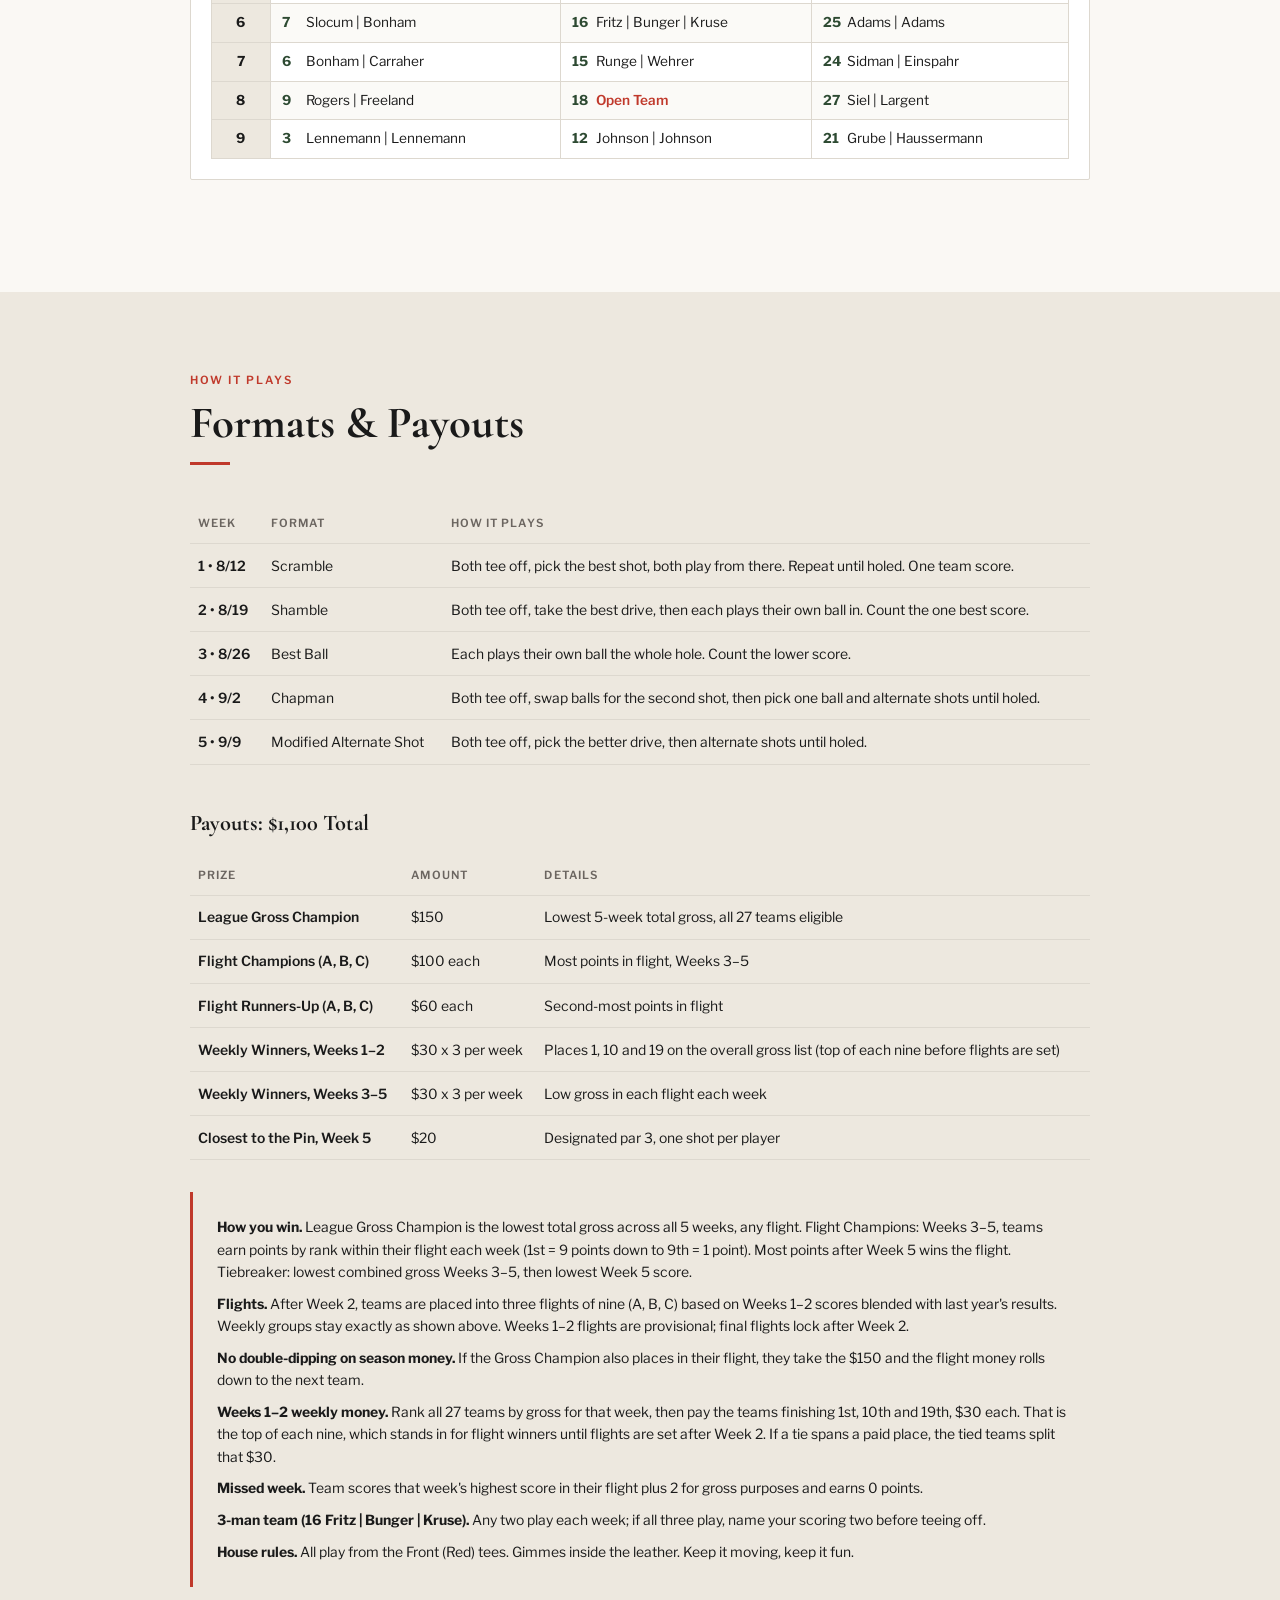
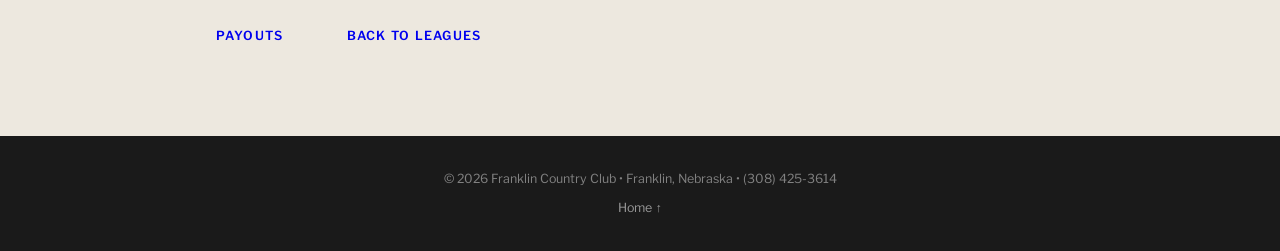
<file: schedule.html>
<!DOCTYPE html>
<html lang="en">
<head>
  <meta charset="UTF-8">
  <meta name="viewport" content="width=device-width, initial-scale=1.0">
  <title>2-Man League Schedule | Franklin Country Club</title>
  <meta name="description" content="Franklin Country Club 2-Man League 2026 fall session tee sheet, weekly formats and payouts.">
  <link rel="preconnect" href="https://fonts.googleapis.com">
  <link rel="preconnect" href="https://fonts.gstatic.com" crossorigin>
  <link href="https://fonts.googleapis.com/css2?family=Cormorant+Garamond:ital,wght@0,400;0,600;0,700;1,400&family=Libre+Franklin:wght@300;400;500;600;700&display=swap" rel="stylesheet">
  <link rel="stylesheet" href="assets/style.css">
  <style>
    .page-head { background: var(--green); color:#fff; padding: 3rem 0 2.5rem; }
    .page-head h1 { font-family: var(--font-display); font-size: clamp(2rem,5vw,3rem); font-weight:600; line-height:1.1; }
    .page-head h1 em { color: #e8c87a; font-style: italic; }
    .page-head p { color: rgba(255,255,255,0.75); margin-top: 0.6rem; font-size: 0.92rem; }
    .meta-strip { display:flex; flex-wrap:wrap; gap:1.75rem; margin-top:1.5rem; }
    .meta-strip div { font-size:0.8rem; color:rgba(255,255,255,0.55); letter-spacing:0.06em; text-transform:uppercase; }
    .meta-strip strong { display:block; color:#fff; font-size:0.95rem; letter-spacing:0; text-transform:none; margin-top:0.15rem; font-weight:500; }

    .rnd-card { background:#fff; border:1px solid var(--border); border-radius:2px; margin-bottom:2rem; overflow:hidden; }
    .rnd-hdr { display:flex; justify-content:space-between; align-items:center; gap:1rem;
                background: var(--green); color:#fff; padding:0.85rem 1.25rem; flex-wrap:wrap; }
    .rnd-no { font-size:0.72rem; letter-spacing:0.14em; text-transform:uppercase; color:rgba(255,255,255,0.6); }
    .rnd-date { font-family: var(--font-display); font-size:1.3rem; font-weight:600; }
    .rnd-fmt { background:var(--red); color:#fff; font-size:0.75rem; font-weight:600; letter-spacing:0.1em;
                text-transform:uppercase; padding:0.35rem 0.8rem; border-radius:2px; white-space:nowrap; }
    .rnd-desc { padding:0.85rem 1.25rem 0; font-size:0.86rem; color:var(--mid); }
    .tee-wrap { overflow-x:auto; padding:1rem 1.25rem 1.25rem; }
    table.tee { width:100%; border-collapse:collapse; min-width:560px; }
    table.tee th, table.tee td { border:1px solid var(--border); padding:0.5rem 0.7rem; text-align:left; font-size:0.85rem; }
    table.tee thead th { background:var(--sand); font-size:0.7rem; letter-spacing:0.1em; text-transform:uppercase; font-weight:600; }
    table.tee thead th:first-child { width:3.2rem; text-align:center; }
    table.tee tbody th { text-align:center; font-weight:700; background:var(--sand); width:3.2rem; }
    table.tee tbody tr:nth-child(even) td { background:#fbfaf7; }
    .tn { display:inline-block; min-width:1.5rem; font-weight:700; color:var(--green); }

    .fmt-table { width:100%; border-collapse:collapse; margin-top:1rem; }
    .fmt-table th, .fmt-table td { border-bottom:1px solid var(--border); padding:0.65rem 0.5rem; text-align:left; font-size:0.87rem; vertical-align:top; }
    .fmt-table thead th { font-size:0.7rem; letter-spacing:0.1em; text-transform:uppercase; color:var(--mid); font-weight:600; }
    .fmt-table td:first-child { font-weight:600; white-space:nowrap; }
    @media (max-width: 480px) { .fmt-table td:first-child { white-space:normal; } }
    .rules { background:var(--sand); padding:1.5rem; border-left:3px solid var(--red); margin-top:2rem; font-size:0.87rem; }
    .rules p { margin-bottom:0.6rem; }
    .rules p:last-child { margin-bottom:0; }
  </style>
</head>
<body>

<nav>
  <a class="nav-logo" href="index.html">Franklin <span>CC</span></a>
  <ul class="nav-links" id="navLinks">
    <li><a href="index.html#events">Events</a></li>
    <li><a href="leagues.html">Leagues</a></li>
    <li><a href="calendar.html">Calendar</a></li>
    <li><a href="index.html#membership">Membership</a></li>
    <li><a href="index.html#contact">Contact</a></li>
  </ul>
  <button class="nav-toggle" id="navToggle" type="button" aria-label="Menu" aria-controls="navLinks" aria-expanded="false">
    <span></span><span></span><span></span>
  </button>
</nav>

<div class="page-head">
  <div class="container">
    <h1>Two Man's Fun League<br><em>2026 Fall Session</em></h1>
    <p>Weekly groups are fixed as posted below. Flights are for scoring and prizes only.</p>
    <div class="meta-strip">
      <div>Course<strong>9 holes, Front (Red) tees</strong></div>
      <div>Field<strong>27 teams</strong></div>
      <div>Entry<strong>$50 per team</strong></div>
      <div>Purse<strong>$1,100 total</strong></div>
    </div>
  </div>
</div>

<section>
  <div class="container">
    <div class="section-label">Tee Sheet</div>
    <h2 class="section-title">Weekly Pairings</h2>

      <div class="rnd-card">
        <div class="rnd-hdr">
          <div>
            <div class="rnd-no">Round 1</div>
            <div class="rnd-date">Wednesday, August 12, 2026</div>
          </div>
          <div class="rnd-fmt">Scramble</div>
        </div>
        <p class="rnd-desc">Both tee off, pick the best shot, both play from there. Repeat until holed. One team score.</p>
        <div class="tee-wrap">
          <table class="tee">
            <thead><tr><th>Hole</th><th>Team</th><th>Team</th><th>Team</th></tr></thead>
            <tbody><tr><th scope="row">1</th><td><span class="tn">22</span>Ropers | TBD</td><td><span class="tn">23</span>Choquette | Vlasin</td><td><span class="tn">24</span>Sidman | Einspahr</td></tr><tr><th scope="row">2</th><td><span class="tn">19</span>Olerich | Scott</td><td><span class="tn">20</span>Shannon | Wallin</td><td><span class="tn">21</span>Grube | Haussermann</td></tr><tr><th scope="row">3</th><td><span class="tn">7</span>Slocum | Bonham</td><td><span class="tn">8</span>Sherman | Kahrs</td><td><span class="tn">9</span>Rogers | Freeland</td></tr><tr><th scope="row">4</th><td><span class="tn">16</span>Fritz | Bunger | Kruse</td><td><span class="tn">17</span>Wagner | Wentworth</td><td><span class="tn">18</span><span style="color:var(--red);font-weight:600;">Open Team</span></td></tr><tr><th scope="row">5</th><td><span class="tn">10</span>Sindt | Steen</td><td><span class="tn">11</span>Hammond | Kantaras</td><td><span class="tn">12</span>Johnson | Johnson</td></tr><tr><th scope="row">6</th><td><span class="tn">13</span>Grube | Grube</td><td><span class="tn">14</span>Olerich | Siel</td><td><span class="tn">15</span>Runge | Wehrer</td></tr><tr><th scope="row">7</th><td><span class="tn">25</span>Adams | Adams</td><td><span class="tn">26</span>Cole | Hawkinson</td><td><span class="tn">27</span>Siel | Largent</td></tr><tr><th scope="row">8</th><td><span class="tn">1</span>Weiss | Weiss</td><td><span class="tn">2</span>Marks | Sindt</td><td><span class="tn">3</span>Lennemann | Lennemann</td></tr><tr><th scope="row">9</th><td><span class="tn">4</span>Billesbach | Saattoff</td><td><span class="tn">5</span>Grams | Herrick</td><td><span class="tn">6</span>Bonham | Carraher</td></tr></tbody>
          </table>
        </div>
      </div>
      <div class="rnd-card">
        <div class="rnd-hdr">
          <div>
            <div class="rnd-no">Round 2</div>
            <div class="rnd-date">Wednesday, August 19, 2026</div>
          </div>
          <div class="rnd-fmt">Shamble</div>
        </div>
        <p class="rnd-desc">Both tee off, take the best drive, then each plays their own ball in. Count the one best score.</p>
        <div class="tee-wrap">
          <table class="tee">
            <thead><tr><th>Hole</th><th>Team</th><th>Team</th><th>Team</th></tr></thead>
            <tbody><tr><th scope="row">1</th><td><span class="tn">12</span>Johnson | Johnson</td><td><span class="tn">15</span>Runge | Wehrer</td><td><span class="tn">18</span><span style="color:var(--red);font-weight:600;">Open Team</span></td></tr><tr><th scope="row">2</th><td><span class="tn">3</span>Lennemann | Lennemann</td><td><span class="tn">6</span>Bonham | Carraher</td><td><span class="tn">9</span>Rogers | Freeland</td></tr><tr><th scope="row">3</th><td><span class="tn">19</span>Olerich | Scott</td><td><span class="tn">22</span>Ropers | TBD</td><td><span class="tn">25</span>Adams | Adams</td></tr><tr><th scope="row">4</th><td><span class="tn">2</span>Marks | Sindt</td><td><span class="tn">5</span>Grams | Herrick</td><td><span class="tn">8</span>Sherman | Kahrs</td></tr><tr><th scope="row">5</th><td><span class="tn">20</span>Shannon | Wallin</td><td><span class="tn">23</span>Choquette | Vlasin</td><td><span class="tn">26</span>Cole | Hawkinson</td></tr><tr><th scope="row">6</th><td><span class="tn">21</span>Grube | Haussermann</td><td><span class="tn">24</span>Sidman | Einspahr</td><td><span class="tn">27</span>Siel | Largent</td></tr><tr><th scope="row">7</th><td><span class="tn">1</span>Weiss | Weiss</td><td><span class="tn">4</span>Billesbach | Saattoff</td><td><span class="tn">7</span>Slocum | Bonham</td></tr><tr><th scope="row">8</th><td><span class="tn">11</span>Hammond | Kantaras</td><td><span class="tn">14</span>Olerich | Siel</td><td><span class="tn">17</span>Wagner | Wentworth</td></tr><tr><th scope="row">9</th><td><span class="tn">10</span>Sindt | Steen</td><td><span class="tn">13</span>Grube | Grube</td><td><span class="tn">16</span>Fritz | Bunger | Kruse</td></tr></tbody>
          </table>
        </div>
      </div>
      <div class="rnd-card">
        <div class="rnd-hdr">
          <div>
            <div class="rnd-no">Round 3</div>
            <div class="rnd-date">Wednesday, August 26, 2026</div>
          </div>
          <div class="rnd-fmt">Best Ball</div>
        </div>
        <p class="rnd-desc">Each plays their own ball the whole hole. Count the lower score.</p>
        <div class="tee-wrap">
          <table class="tee">
            <thead><tr><th>Hole</th><th>Team</th><th>Team</th><th>Team</th></tr></thead>
            <tbody><tr><th scope="row">1</th><td><span class="tn">2</span>Marks | Sindt</td><td><span class="tn">6</span>Bonham | Carraher</td><td><span class="tn">7</span>Slocum | Bonham</td></tr><tr><th scope="row">2</th><td><span class="tn">11</span>Hammond | Kantaras</td><td><span class="tn">15</span>Runge | Wehrer</td><td><span class="tn">16</span>Fritz | Bunger | Kruse</td></tr><tr><th scope="row">3</th><td><span class="tn">12</span>Johnson | Johnson</td><td><span class="tn">13</span>Grube | Grube</td><td><span class="tn">17</span>Wagner | Wentworth</td></tr><tr><th scope="row">4</th><td><span class="tn">21</span>Grube | Haussermann</td><td><span class="tn">22</span>Ropers | TBD</td><td><span class="tn">26</span>Cole | Hawkinson</td></tr><tr><th scope="row">5</th><td><span class="tn">1</span>Weiss | Weiss</td><td><span class="tn">5</span>Grams | Herrick</td><td><span class="tn">9</span>Rogers | Freeland</td></tr><tr><th scope="row">6</th><td><span class="tn">3</span>Lennemann | Lennemann</td><td><span class="tn">4</span>Billesbach | Saattoff</td><td><span class="tn">8</span>Sherman | Kahrs</td></tr><tr><th scope="row">7</th><td><span class="tn">10</span>Sindt | Steen</td><td><span class="tn">14</span>Olerich | Siel</td><td><span class="tn">18</span><span style="color:var(--red);font-weight:600;">Open Team</span></td></tr><tr><th scope="row">8</th><td><span class="tn">20</span>Shannon | Wallin</td><td><span class="tn">24</span>Sidman | Einspahr</td><td><span class="tn">25</span>Adams | Adams</td></tr><tr><th scope="row">9</th><td><span class="tn">19</span>Olerich | Scott</td><td><span class="tn">23</span>Choquette | Vlasin</td><td><span class="tn">27</span>Siel | Largent</td></tr></tbody>
          </table>
        </div>
      </div>
      <div class="rnd-card">
        <div class="rnd-hdr">
          <div>
            <div class="rnd-no">Round 4</div>
            <div class="rnd-date">Wednesday, September 2, 2026</div>
          </div>
          <div class="rnd-fmt">Chapman</div>
        </div>
        <p class="rnd-desc">Both tee off, swap balls for the second shot, then pick one ball and alternate shots until holed.</p>
        <div class="tee-wrap">
          <table class="tee">
            <thead><tr><th>Hole</th><th>Team</th><th>Team</th><th>Team</th></tr></thead>
            <tbody><tr><th scope="row">1</th><td><span class="tn">12</span>Johnson | Johnson</td><td><span class="tn">14</span>Olerich | Siel</td><td><span class="tn">16</span>Fritz | Bunger | Kruse</td></tr><tr><th scope="row">2</th><td><span class="tn">19</span>Olerich | Scott</td><td><span class="tn">24</span>Sidman | Einspahr</td><td><span class="tn">26</span>Cole | Hawkinson</td></tr><tr><th scope="row">3</th><td><span class="tn">3</span>Lennemann | Lennemann</td><td><span class="tn">5</span>Grams | Herrick</td><td><span class="tn">7</span>Slocum | Bonham</td></tr><tr><th scope="row">4</th><td><span class="tn">2</span>Marks | Sindt</td><td><span class="tn">4</span>Billesbach | Saattoff</td><td><span class="tn">9</span>Rogers | Freeland</td></tr><tr><th scope="row">5</th><td><span class="tn">20</span>Shannon | Wallin</td><td><span class="tn">22</span>Ropers | TBD</td><td><span class="tn">27</span>Siel | Largent</td></tr><tr><th scope="row">6</th><td><span class="tn">11</span>Hammond | Kantaras</td><td><span class="tn">13</span>Grube | Grube</td><td><span class="tn">18</span><span style="color:var(--red);font-weight:600;">Open Team</span></td></tr><tr><th scope="row">7</th><td><span class="tn">21</span>Grube | Haussermann</td><td><span class="tn">23</span>Choquette | Vlasin</td><td><span class="tn">25</span>Adams | Adams</td></tr><tr><th scope="row">8</th><td><span class="tn">1</span>Weiss | Weiss</td><td><span class="tn">6</span>Bonham | Carraher</td><td><span class="tn">8</span>Sherman | Kahrs</td></tr><tr><th scope="row">9</th><td><span class="tn">10</span>Sindt | Steen</td><td><span class="tn">15</span>Runge | Wehrer</td><td><span class="tn">17</span>Wagner | Wentworth</td></tr></tbody>
          </table>
        </div>
      </div>
      <div class="rnd-card">
        <div class="rnd-hdr">
          <div>
            <div class="rnd-no">Round 5</div>
            <div class="rnd-date">Wednesday, September 9, 2026</div>
          </div>
          <div class="rnd-fmt">Modified Alternate Shot</div>
        </div>
        <p class="rnd-desc">Both tee off, pick the better drive, then alternate shots until holed.</p>
        <div class="tee-wrap">
          <table class="tee">
            <thead><tr><th>Hole</th><th>Team</th><th>Team</th><th>Team</th></tr></thead>
            <tbody><tr><th scope="row">1</th><td><span class="tn">8</span>Sherman | Kahrs</td><td><span class="tn">17</span>Wagner | Wentworth</td><td><span class="tn">26</span>Cole | Hawkinson</td></tr><tr><th scope="row">2</th><td><span class="tn">4</span>Billesbach | Saattoff</td><td><span class="tn">13</span>Grube | Grube</td><td><span class="tn">22</span>Ropers | TBD</td></tr><tr><th scope="row">3</th><td><span class="tn">2</span>Marks | Sindt</td><td><span class="tn">11</span>Hammond | Kantaras</td><td><span class="tn">20</span>Shannon | Wallin</td></tr><tr><th scope="row">4</th><td><span class="tn">1</span>Weiss | Weiss</td><td><span class="tn">10</span>Sindt | Steen</td><td><span class="tn">19</span>Olerich | Scott</td></tr><tr><th scope="row">5</th><td><span class="tn">5</span>Grams | Herrick</td><td><span class="tn">14</span>Olerich | Siel</td><td><span class="tn">23</span>Choquette | Vlasin</td></tr><tr><th scope="row">6</th><td><span class="tn">7</span>Slocum | Bonham</td><td><span class="tn">16</span>Fritz | Bunger | Kruse</td><td><span class="tn">25</span>Adams | Adams</td></tr><tr><th scope="row">7</th><td><span class="tn">6</span>Bonham | Carraher</td><td><span class="tn">15</span>Runge | Wehrer</td><td><span class="tn">24</span>Sidman | Einspahr</td></tr><tr><th scope="row">8</th><td><span class="tn">9</span>Rogers | Freeland</td><td><span class="tn">18</span><span style="color:var(--red);font-weight:600;">Open Team</span></td><td><span class="tn">27</span>Siel | Largent</td></tr><tr><th scope="row">9</th><td><span class="tn">3</span>Lennemann | Lennemann</td><td><span class="tn">12</span>Johnson | Johnson</td><td><span class="tn">21</span>Grube | Haussermann</td></tr></tbody>
          </table>
        </div>
      </div>
  </div>
</section>

<section style="background:var(--sand);">
  <div class="container">
    <div class="section-label">How It Plays</div>
    <h2 class="section-title">Formats &amp; Payouts</h2>
    <table class="fmt-table">
      <thead><tr><th>Week</th><th>Format</th><th>How it plays</th></tr></thead>
      <tbody>
        <tr><td>1 &bull; 8/12</td><td>Scramble</td><td>Both tee off, pick the best shot, both play from there. Repeat until holed. One team score.</td></tr>
        <tr><td>2 &bull; 8/19</td><td>Shamble</td><td>Both tee off, take the best drive, then each plays their own ball in. Count the one best score.</td></tr>
        <tr><td>3 &bull; 8/26</td><td>Best Ball</td><td>Each plays their own ball the whole hole. Count the lower score.</td></tr>
        <tr><td>4 &bull; 9/2</td><td>Chapman</td><td>Both tee off, swap balls for the second shot, then pick one ball and alternate shots until holed.</td></tr>
        <tr><td>5 &bull; 9/9</td><td>Modified Alternate Shot</td><td>Both tee off, pick the better drive, then alternate shots until holed.</td></tr>
      </tbody>
    </table>

    <h3 style="font-family:var(--font-display);font-size:1.4rem;margin-top:2.5rem;">Payouts: $1,100 Total</h3>
    <table class="fmt-table">
      <thead><tr><th>Prize</th><th>Amount</th><th>Details</th></tr></thead>
      <tbody>
        <tr><td>League Gross Champion</td><td>$150</td><td>Lowest 5-week total gross, all 27 teams eligible</td></tr>
        <tr><td>Flight Champions (A, B, C)</td><td>$100 each</td><td>Most points in flight, Weeks 3&ndash;5</td></tr>
        <tr><td>Flight Runners-Up (A, B, C)</td><td>$60 each</td><td>Second-most points in flight</td></tr>
        <tr><td>Weekly Winners, Weeks 1&ndash;2</td><td>$30 x 3 per week</td><td>Places 1, 10 and 19 on the overall gross list (top of each nine before flights are set)</td></tr>
        <tr><td>Weekly Winners, Weeks 3&ndash;5</td><td>$30 x 3 per week</td><td>Low gross in each flight each week</td></tr>
        <tr><td>Closest to the Pin, Week 5</td><td>$20</td><td>Designated par 3, one shot per player</td></tr>
      </tbody>
    </table>

    <div class="rules">
      <p><strong>How you win.</strong> League Gross Champion is the lowest total gross across all 5 weeks, any flight. Flight Champions: Weeks 3&ndash;5, teams earn points by rank within their flight each week (1st = 9 points down to 9th = 1 point). Most points after Week 5 wins the flight. Tiebreaker: lowest combined gross Weeks 3&ndash;5, then lowest Week 5 score.</p>
      <p><strong>Flights.</strong> After Week 2, teams are placed into three flights of nine (A, B, C) based on Weeks 1&ndash;2 scores blended with last year's results. Weekly groups stay exactly as shown above. Weeks 1&ndash;2 flights are provisional; final flights lock after Week 2.</p>
      <p><strong>No double-dipping on season money.</strong> If the Gross Champion also places in their flight, they take the $150 and the flight money rolls down to the next team.</p>
      <p><strong>Weeks 1&ndash;2 weekly money.</strong> Rank all 27 teams by gross for that week, then pay the teams finishing 1st, 10th and 19th, $30 each. That is the top of each nine, which stands in for flight winners until flights are set after Week 2. If a tie spans a paid place, the tied teams split that $30.</p>
      <p><strong>Missed week.</strong> Team scores that week's highest score in their flight plus 2 for gross purposes and earns 0 points.</p>
      <p><strong>3-man team (16 Fritz | Bunger | Kruse).</strong> Any two play each week; if all three play, name your scoring two before teeing off.</p>
      <p><strong>House rules.</strong> All play from the Front (Red) tees. Gimmes inside the leather. Keep it moving, keep it fun.</p>
    </div>

    <div style="margin-top:1.75rem;display:flex;gap:0.75rem;flex-wrap:wrap;">
      <a class="btn" href="https://claude.ai/code/artifact/bfe8fcaf-55c8-4c29-8c7c-40e62de7f9c1" target="_blank">Payouts</a>
      <a class="btn" href="index.html#leagues">Back to Leagues</a>
    </div>
  </div>
</section>

<footer>
  <p>&copy; 2026 Franklin Country Club &bull; Franklin, Nebraska &bull; (308) 425-3614</p>
  <p style="margin-top:0.4rem;"><a href="index.html">Home &uarr;</a></p>
</footer>

<script src="assets/main.js"></script>
</body>
</html>
</file>
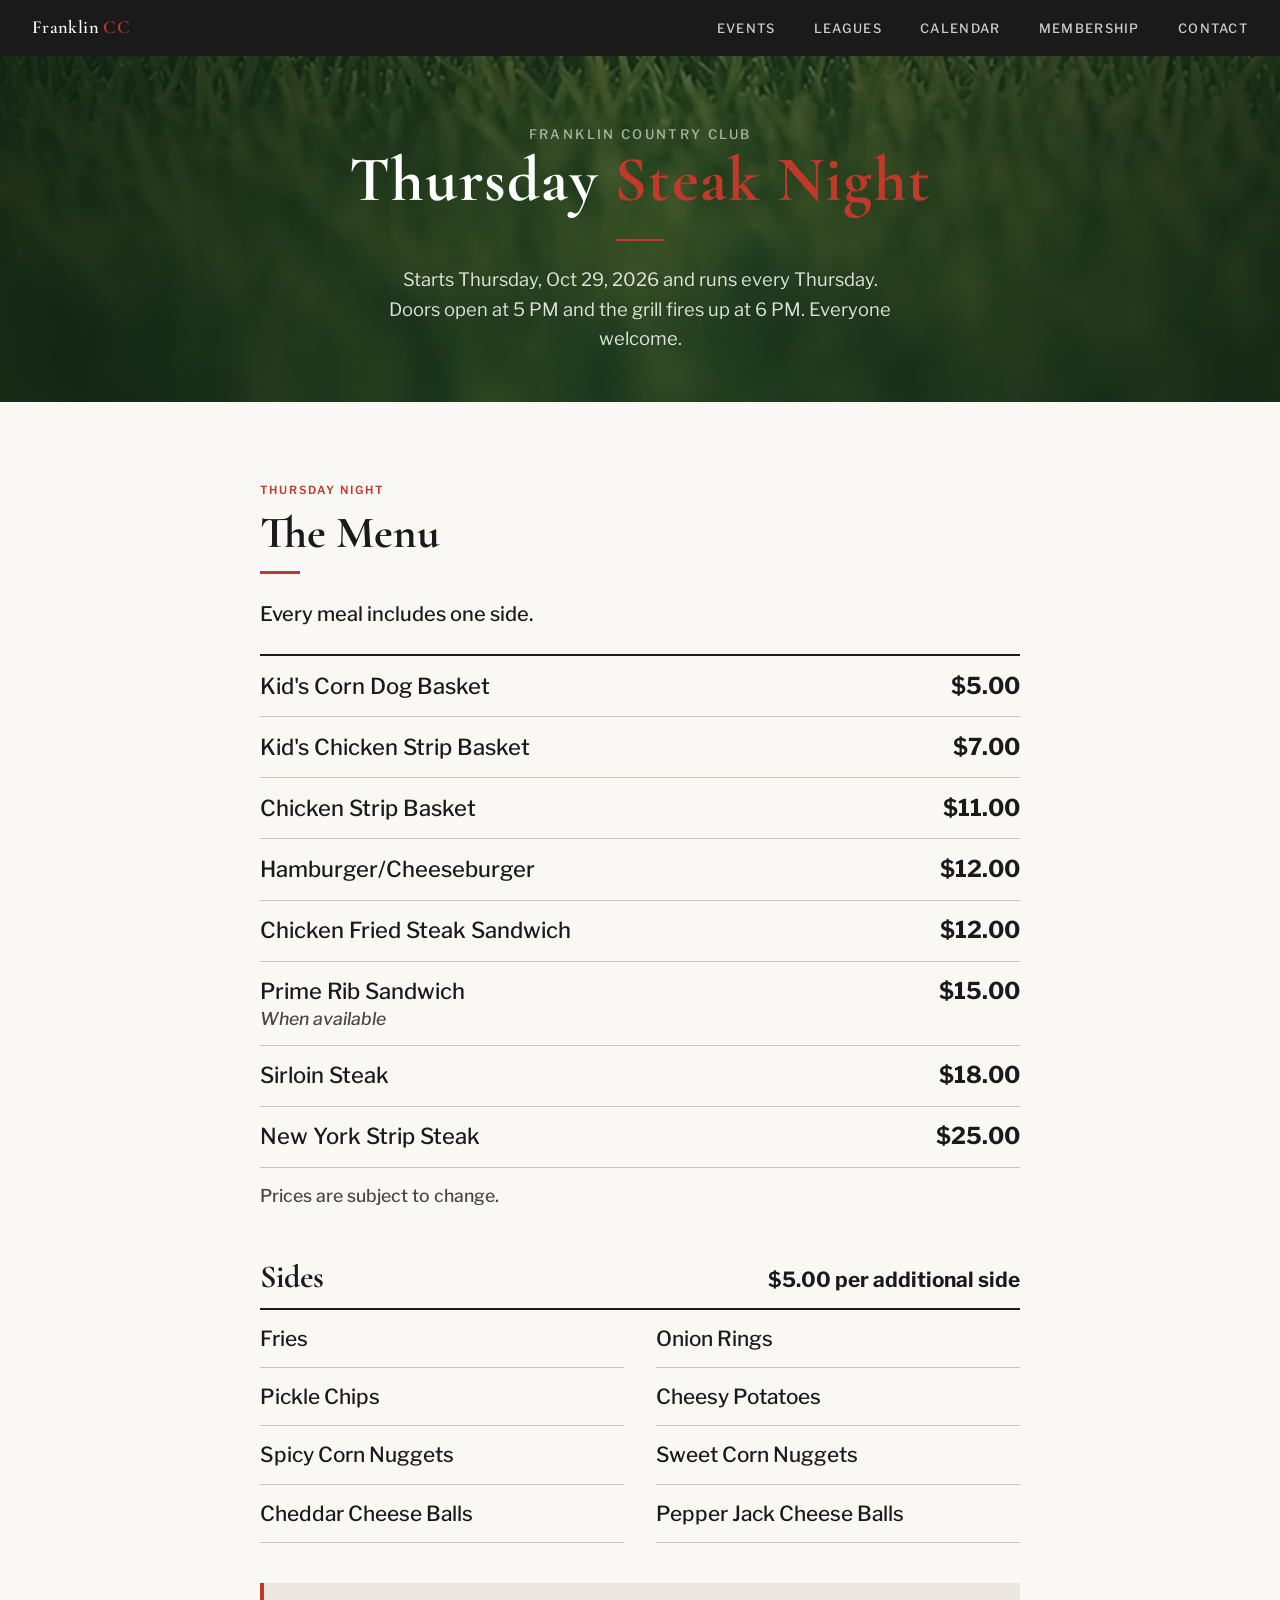
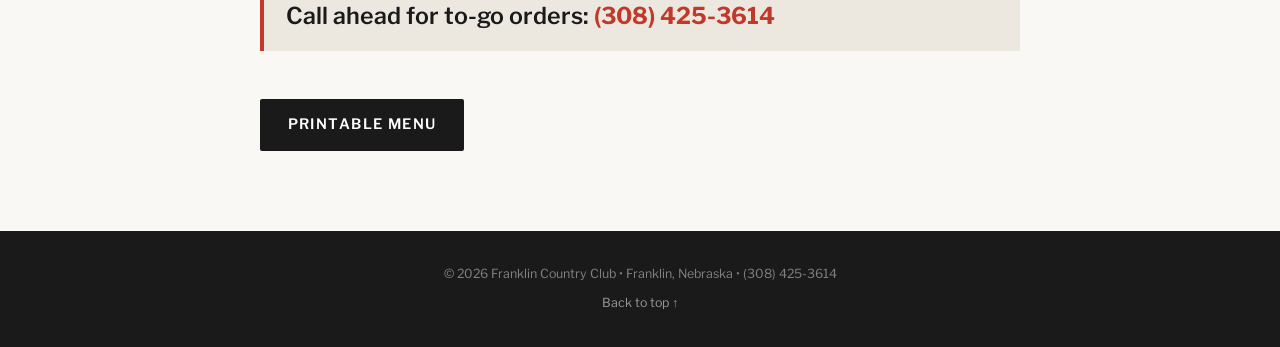
<file: steak-night.html>
<!DOCTYPE html>
<html lang="en">
<head>
  <meta charset="UTF-8">
  <meta name="viewport" content="width=device-width, initial-scale=1.0">
  <title>Thursday Steak Night Menu - Franklin Country Club | Franklin, Nebraska</title>
  <meta name="description" content="Thursday Steak Night at Franklin Country Club in Franklin, Nebraska. Starts Oct 29, 2026. Doors open at 5 PM and the grill fires up at 6 PM. Everyone welcome.">
  <link rel="preconnect" href="https://fonts.googleapis.com">
  <link rel="preconnect" href="https://fonts.gstatic.com" crossorigin>
  <link href="https://fonts.googleapis.com/css2?family=Cormorant+Garamond:ital,wght@0,400;0,600;0,700;1,400&family=Libre+Franklin:wght@300;400;500;600;700&display=swap" rel="stylesheet">
  <link rel="stylesheet" href="assets/style.css">
</head>
<body id="top">

<nav>
  <a class="nav-logo" href="index.html">Franklin <span>CC</span></a>
  <ul class="nav-links" id="navLinks">
    <li><a href="index.html#events">Events</a></li>
    <li><a href="leagues.html">Leagues</a></li>
    <li><a href="calendar.html">Calendar</a></li>
    <li><a href="index.html#membership">Membership</a></li>
    <li><a href="index.html#contact">Contact</a></li>
  </ul>
  <button class="nav-toggle" id="navToggle" type="button" aria-label="Menu" aria-controls="navLinks" aria-expanded="false">
    <span></span><span></span><span></span>
  </button>
</nav>

<header class="hero menu-hero">
  <picture class="hero-bg">
    <source type="image/webp" srcset="assets/hero-grass.webp">
    <img src="assets/hero-grass.jpg" alt="" width="1920" height="382">
  </picture>
  <p class="hero-sub">Franklin Country Club</p>
  <h1>Thursday <em>Steak Night</em></h1>
  <div class="hero-divider"></div>
  <p class="hero-tagline">Starts Thursday, Oct 29, 2026 and runs every Thursday.<br>Doors open at 5 PM and the grill fires up at 6 PM. Everyone welcome.</p>
</header>

<section class="menu-section">
  <div class="container">
    <div class="section-label">Thursday Night</div>
    <h2 class="section-title">The Menu</h2>
    <p class="menu-intro">Every meal includes one side.</p>

    <ul class="menu-list">
      <li class="menu-item"><span class="item-name">Kid's Corn Dog Basket</span><span class="item-price">$5.00</span></li>
      <li class="menu-item"><span class="item-name">Kid's Chicken Strip Basket</span><span class="item-price">$7.00</span></li>
      <li class="menu-item"><span class="item-name">Chicken Strip Basket</span><span class="item-price">$11.00</span></li>
      <li class="menu-item"><span class="item-name">Hamburger/<wbr>Cheeseburger</span><span class="item-price">$12.00</span></li>
      <li class="menu-item"><span class="item-name">Chicken Fried Steak Sandwich</span><span class="item-price">$12.00</span></li>
      <li class="menu-item"><span class="item-name">Prime Rib Sandwich <span class="item-note">When available</span></span><span class="item-price">$15.00</span></li>
      <li class="menu-item"><span class="item-name">Sirloin Steak</span><span class="item-price">$18.00</span></li>
      <li class="menu-item"><span class="item-name">New York Strip Steak</span><span class="item-price">$25.00</span></li>
    </ul>
    <p class="menu-fine">Prices are subject to change.</p>

    <div class="sides-head">
      <h3>Sides</h3>
      <span class="item-price">$5.00 per additional side</span>
    </div>
    <ul class="sides-list">
      <li>Fries</li>
      <li>Onion Rings</li>
      <li>Pickle Chips</li>
      <li>Cheesy Potatoes</li>
      <li>Spicy Corn Nuggets</li>
      <li>Sweet Corn Nuggets</li>
      <li>Cheddar Cheese Balls</li>
      <li>Pepper Jack Cheese Balls</li>
    </ul>

    <p class="menu-call">Call ahead for to-go orders: <a href="tel:+13084253614">(308)&nbsp;425-3614</a></p>

    <div class="menu-print">
      <a class="btn btn-dark" href="assets/steak-night-menu.png" target="_blank" rel="noopener">Printable Menu</a>
    </div>
  </div>
</section>

<footer>
  <p>&copy; 2026 Franklin Country Club &bull; Franklin, Nebraska &bull; (308) 425-3614</p>
  <p style="margin-top:0.4rem;"><a href="#top">Back to top &uarr;</a></p>
</footer>

<script src="assets/main.js"></script>

</body>
</html>
</file>
<file: assets/style.css>
:root {
  --black:   #1a1a1a;
  --red:     #c0392b;
  --cream:   #faf8f4;
  --sand:    #ede8df;
  --green:   #2d4a32;
  --mid:     #6b6560;
  --border:  #ddd8cf;
  --font-display: 'Cormorant Garamond', Georgia, serif;
  --font-body:    'Libre Franklin', sans-serif;
}

*, *::before, *::after { box-sizing: border-box; margin: 0; padding: 0; }

html { scroll-behavior: smooth; }

body {
  font-family: var(--font-body);
  background: var(--cream);
  color: var(--black);
  font-size: 16px;
  line-height: 1.6;
}

/* ── NAV ── */
nav {
  position: sticky;
  top: 0;
  z-index: 100;
  background: var(--black);
  display: flex;
  align-items: center;
  justify-content: space-between;
  padding: 0 2rem;
  height: 56px;
}
.nav-logo {
  font-family: var(--font-display);
  color: #fff;
  font-size: 1.15rem;
  font-weight: 600;
  letter-spacing: 0.02em;
  text-decoration: none;
  white-space: nowrap;
  flex-shrink: 0;
  margin-right: 2rem;
}
.nav-logo span { color: var(--red); }
.nav-links {
  display: flex;
  gap: clamp(1.5rem, 3vw, 2.5rem);
  list-style: none;
}
.nav-links a {
  white-space: nowrap;
  color: #ccc;
  text-decoration: none;
  font-size: 0.8rem;
  font-weight: 500;
  letter-spacing: 0.1em;
  text-transform: uppercase;
  transition: color 0.2s;
}
.nav-links a:hover { color: var(--red); }
.nav-links a[aria-current="page"] { color: #fff; }
.nav-links a:focus-visible, .nav-toggle:focus-visible { outline: 2px solid var(--red); outline-offset: 3px; }

/* hamburger */
.nav-toggle { display: none; background: none; border: none; cursor: pointer; padding: 4px; }
.nav-toggle span {
  display: block; width: 22px; height: 2px;
  background: #fff; margin: 5px 0; transition: 0.3s;
}

/* ── HERO ── */
.hero {
  background-color: var(--green);
  min-height: 480px;
  display: flex;
  flex-direction: column;
  align-items: center;
  justify-content: center;
  text-align: center;
  padding: 4rem 2rem;
  position: relative;
  overflow: hidden;
}
.hero-bg { position: absolute; inset: 0; display: block; }
.hero-bg img { width: 100%; height: 100%; object-fit: cover; object-position: center 60%; display: block; }
.hero-bg::after {
  content: '';
  position: absolute;
  inset: 0;
  background: linear-gradient(100deg, rgba(14,30,18,0.88) 0%, rgba(20,42,25,0.66) 50%, rgba(14,30,18,0.86) 100%);
}
.hero > :not(.hero-bg) { position: relative; z-index: 1; }
.hero-title {
  position: relative;
  line-height: 0;
  margin-bottom: 1.75rem;
}
.hero-logo {
  display: block;
  width: 260px;
  height: auto;
  max-width: 70vw;
  aspect-ratio: 1 / 1;
  border-radius: 50%;
  box-shadow: 0 0 0 5px rgba(255,255,255,0.08), 0 12px 28px rgba(0,0,0,0.5);
}

/* home hero: ball left, text right */
.hero-home { min-height: 0; padding: 2.25rem 2rem; }
.hero-inner {
  display: flex;
  align-items: center;
  justify-content: center;
  gap: 2.5rem;
  text-align: left;
}
.hero-home .hero-title { margin: 0; flex-shrink: 0; }
.hero-home .hero-logo { width: 184px; max-width: none; }
.hero-home .hero-sub { margin-top: 0; color: rgba(255,255,255,0.75); }
.hero-home .hero-divider { margin: 1rem 0; }
.hero-home .hero-tagline {
  font-family: var(--font-display);
  font-size: clamp(1.6rem, 3vw, 2.4rem);
  font-weight: 600;
  line-height: 1.15;
  color: #fff;
  max-width: 600px;
  text-wrap: balance;
  text-shadow: 0 1px 12px rgba(0,0,0,0.35);
}
.hero h1 {
  font-family: var(--font-display);
  font-size: clamp(2.4rem, 6vw, 4rem);
  font-weight: 700;
  color: #fff;
  letter-spacing: 0.02em;
  line-height: 1.1;
  position: relative;
}
.hero h1 em {
  font-style: normal;
  color: var(--red);
}
.hero-sub {
  margin-top: 0.75rem;
  font-family: var(--font-body);
  font-size: 0.82rem;
  font-weight: 500;
  letter-spacing: 0.18em;
  text-transform: uppercase;
  color: rgba(255,255,255,0.6);
  position: relative;
}
.hero-divider {
  width: 48px;
  height: 2px;
  background: var(--red);
  margin: 1.5rem auto;
  position: relative;
}
.hero-tagline {
  color: rgba(255,255,255,0.85);
  font-size: 1rem;
  font-weight: 300;
  max-width: 420px;
  position: relative;
}
.btn {
  display: inline-block;
  padding: 0.65rem 1.6rem;
  font-family: var(--font-body);
  font-size: 0.78rem;
  font-weight: 600;
  letter-spacing: 0.1em;
  text-transform: uppercase;
  text-decoration: none;
  border-radius: 2px;
  transition: all 0.2s;
  cursor: pointer;
}
.btn-primary { background: var(--red); color: #fff; border: 2px solid var(--red); }
.btn-primary:hover { background: #a33a20; border-color: #a33a20; }

/* ── INFO STRIP ── */
.info-strip {
  background: var(--black);
  display: flex;
  flex-wrap: wrap;
  justify-content: center;
  gap: 0;
}
.info-item {
  padding: 1rem 2rem;
  text-align: center;
  border-right: 1px solid rgba(255,255,255,0.08);
  flex: 1 1 160px;
}
.info-item:last-child { border-right: none; }
.info-label {
  font-size: 0.65rem;
  letter-spacing: 0.12em;
  text-transform: uppercase;
  color: var(--red);
  font-weight: 600;
  margin-bottom: 0.25rem;
}
.info-value {
  font-size: 0.85rem;
  color: #ddd;
  font-weight: 300;
}

/* ── SECTION SHELL ── */
section { padding: 5rem 2rem; }
section:nth-child(odd) { background: var(--cream); }
section:nth-child(even) { background: var(--sand); }
section#leagues { background: var(--green); }
#leagues .section-label { color: rgba(255,255,255,0.5); }
#leagues .section-title { color: #fff; }
#leagues .season-msg { color: rgba(255,255,255,0.9); }

.container { max-width: 900px; margin: 0 auto; }

.section-label {
  font-size: 0.7rem;
  font-weight: 600;
  letter-spacing: 0.18em;
  text-transform: uppercase;
  color: var(--red);
  margin-bottom: 0.5rem;
}
.section-title {
  font-family: var(--font-display);
  font-size: clamp(1.8rem, 4vw, 2.8rem);
  font-weight: 700;
  line-height: 1.15;
  margin-bottom: 2.5rem;
  color: var(--black);
}
.section-title::after {
  content: '';
  display: block;
  width: 40px;
  height: 3px;
  background: var(--red);
  margin-top: 0.75rem;
}

/* ── EVENTS ── */
.events-table {
  width: 100%;
  border-collapse: collapse;
  font-size: 0.9rem;
}
.events-table th {
  text-align: left;
  padding: 0.6rem 1rem;
  font-size: 0.68rem;
  letter-spacing: 0.1em;
  text-transform: uppercase;
  color: var(--mid);
  border-bottom: 2px solid var(--border);
  font-weight: 600;
}
.events-table td {
  padding: 0.85rem 1rem;
  border-bottom: 1px solid var(--border);
  vertical-align: middle;
}
.events-table tr:last-child td { border-bottom: none; }
.events-table tr:hover td { background: rgba(196,74,46,0.04); }
.event-date {
  font-weight: 600;
  font-size: 0.82rem;
  white-space: nowrap;
  color: var(--mid);
  width: 120px;
}
.event-name { font-weight: 500; }
.event-links { white-space: nowrap; }
.link-tag {
  display: inline-block;
  padding: 0.2rem 0.65rem;
  border-radius: 2px;
  font-size: 0.7rem;
  font-weight: 600;
  letter-spacing: 0.05em;
  text-decoration: none;
  margin-left: 0.4rem;
  transition: all 0.15s;
}
.link-signup { background: var(--red); color: #fff; }
.link-signup:hover { background: #a33a20; }
.link-results { background: var(--border); color: var(--mid); cursor: default; }
.link-results.active { background: var(--green); color: #fff; cursor: pointer; }

/* ── MEMBERSHIP ── */
.membership-grid {
  display: grid;
  grid-template-columns: repeat(auto-fit, minmax(220px, 1fr));
  gap: 2rem;
}
.membership-block h3 {
  font-family: var(--font-display);
  font-size: 1.2rem;
  font-weight: 700;
  margin-bottom: 1rem;
  padding-bottom: 0.5rem;
  border-bottom: 1px solid var(--border);
}
.rate-row {
  display: flex;
  justify-content: space-between;
  align-items: baseline;
  padding: 0.55rem 0;
  border-bottom: 1px solid var(--border);
  font-size: 0.88rem;
}
.rate-row:last-child { border-bottom: none; }
.rate-label { color: var(--black); }
.rate-sub { font-size: 0.75rem; color: var(--mid); }
.rate-price { font-weight: 600; color: var(--black); white-space: nowrap; margin-left: 1rem; }
.membership-note {
  margin-top: 2rem;
  background: rgba(196,74,46,0.07);
  border-left: 3px solid var(--red);
  padding: 0.85rem 1.1rem;
  font-size: 0.82rem;
  color: var(--black);
  border-radius: 0 2px 2px 0;
}

/* ── SCORECARD ── */
.scorecard-wrap { overflow-x: auto; }
.scorecard {
  border-collapse: collapse;
  min-width: 560px;
  width: 100%;
  font-size: 0.85rem;
}
.scorecard th, .scorecard td {
  text-align: center;
  padding: 0.55rem 0.5rem;
  border: 1px solid var(--border);
  min-width: 38px;
}
.scorecard thead th {
  background: var(--black);
  color: #fff;
  font-size: 0.7rem;
  letter-spacing: 0.08em;
  text-transform: uppercase;
  font-weight: 600;
  border-color: #333;
}
.scorecard tbody tr:nth-child(odd) { background: var(--cream); }
.scorecard tbody tr:nth-child(even) { background: var(--sand); }
.scorecard .row-label {
  text-align: left;
  font-weight: 600;
  font-size: 0.75rem;
  letter-spacing: 0.04em;
  background: var(--sand) !important;
  color: var(--mid);
  padding-left: 0.75rem;
  white-space: nowrap;
}
.scorecard .total-col {
  font-weight: 700;
  background: rgba(196,74,46,0.08) !important;
  color: var(--red);
}
.scorecard-note {
  margin-top: 0.75rem;
  font-size: 0.78rem;
  color: var(--mid);
}

/* ── CONTACT ── */
.contact-grid {
  display: grid;
  grid-template-columns: 1fr 1fr;
  gap: 3rem;
  align-items: start;
}
.contact-item { margin-bottom: 1.5rem; }
.contact-item strong {
  display: block;
  font-size: 0.7rem;
  letter-spacing: 0.1em;
  text-transform: uppercase;
  color: var(--red);
  font-weight: 600;
  margin-bottom: 0.2rem;
}
.contact-item a { color: var(--black); text-decoration: none; }
.contact-item a:hover { color: var(--red); }
.map-embed {
  border-radius: 2px;
  overflow: hidden;
  border: 1px solid var(--border);
}
.map-embed iframe {
  display: block;
  width: 100%;
  height: 280px;
  border: none;
}

/* ── FOOTER ── */
footer {
  background: var(--black);
  color: rgba(255,255,255,0.45);
  text-align: center;
  padding: 2rem;
  font-size: 0.78rem;
  line-height: 1.8;
}
footer a { color: rgba(255,255,255,0.55); text-decoration: none; }
footer a:hover { color: var(--red); }

/* ── CALENDAR PAGE ── */
body.page-calendar { background: var(--green); }
.calendar-container {
  max-width: 1200px;
  margin: 2rem auto;
  padding: 2rem;
  background: var(--cream);
  border-radius: 12px;
  box-shadow: 0 2px 8px rgba(0, 0, 0, 0.1);
}
.calendar-container h1 {
  font-family: var(--font-display);
  font-size: 2.5rem;
  color: var(--green);
  margin-bottom: 2rem;
  text-align: center;
}
.calendar-container iframe {
  width: 100%;
  border: none;
  border-radius: 8px;
  min-height: 600px;
  background: white;
}
.page-calendar footer {
  background: var(--green);
  margin-top: 3rem;
  border-top: 2px solid rgba(0, 0, 0, 0.1);
}

/* ── ARCHIVE PAGE ── */
.archive-intro {
  font-size: 0.95rem;
  color: var(--mid);
  margin-bottom: 2.5rem;
  max-width: 640px;
}
.archive-subhead {
  font-family: var(--font-display);
  font-size: 1.5rem;
  font-weight: 700;
  margin: 3rem 0 1.25rem;
  color: var(--black);
}
.archive-subhead:first-of-type { margin-top: 0; }
.archive-year {
  font-family: var(--font-body);
  font-size: 0.85rem;
  font-weight: 600;
  letter-spacing: 0.12em;
  color: var(--mid);
  margin-bottom: 0.75rem;
  padding-bottom: 0.35rem;
  border-bottom: 1px solid var(--border);
}
.archive-list { list-style: none; max-width: 680px; }
.archive-list li { padding: 1rem 0; border-bottom: 1px solid var(--border); }
.archive-list li:last-child { border-bottom: none; }
.archive-list h4 { font-size: 1rem; font-weight: 600; color: var(--black); }
.archive-list p { font-size: 0.9rem; color: var(--mid); line-height: 1.55; }
.archive-list .archive-meta { font-size: 0.82rem; margin-bottom: 0.3rem; }
.archive-list a { color: var(--black); text-decoration: underline; text-decoration-color: var(--border); text-underline-offset: 3px; }
.archive-list a:hover { color: var(--red); text-decoration-color: currentColor; }
.archive-list .archive-links { margin-top: 0.35rem; }
.quiet-link { margin-top: 2.5rem; font-size: 0.9rem; }
.quiet-link a { color: var(--mid); text-decoration: underline; text-underline-offset: 3px; }
.quiet-link a:hover { color: var(--red); }

/* ── MOBILE ── */
@media (max-width: 720px) {
  nav { padding: 0 1.25rem; }
  .nav-links { display: none; flex-direction: column; position: absolute; top: 56px; left: 0; right: 0; background: var(--black); padding: 1rem 1.25rem 1.5rem; gap: 0; box-shadow: 0 8px 16px rgba(0,0,0,0.25); }
  .nav-links.open { display: flex; }
  .nav-links a { display: block; padding: 0.7rem 0; font-size: 0.85rem; }
  .nav-toggle { display: block; }
  .info-item { flex: 1 1 140px; }
  .membership-grid { grid-template-columns: 1fr; }
  .contact-grid { grid-template-columns: 1fr; gap: 2rem; }
  section { padding: 3.5rem 1.25rem; }
  .calendar-container { margin: 1rem; padding: 1rem; }
  .calendar-container h1 { font-size: 1.8rem; }
}

@media (max-width: 600px) {
  .events-table thead { display: none; }
  .events-table, .events-table tbody, .events-table tr, .events-table td { display: block; width: 100%; }
  .events-table tr { border: 1px solid var(--border); border-radius: 4px; margin-bottom: 0.75rem; padding: 0.75rem; }
  .events-table tr:hover td { background: none; }
  .events-table td { border: none; padding: 0.2rem 0; }
  .event-date { color: var(--red); font-size: 0.78rem; }
  .event-name { font-size: 1rem; margin: 0.15rem 0 0.5rem; }
  .event-links { display: flex; gap: 0.5rem; flex-wrap: wrap; }
  .link-tag { margin-left: 0; font-size: 0.75rem; padding: 0.3rem 0.75rem; }
}

/* ── STEAK NIGHT ── */
.promo-banner {
  background: var(--red);
  color: #fff;
  text-align: center;
  padding: 0.85rem 1.25rem;
  font-size: 1rem;
  font-weight: 500;
  line-height: 1.5;
}
.promo-banner strong { font-weight: 600; }
.promo-banner .promo-sep { opacity: 0.6; margin: 0 0.6rem; }
.promo-banner a {
  color: #fff;
  font-weight: 600;
  text-decoration: underline;
  text-underline-offset: 3px;
  white-space: nowrap;
}
.promo-banner a:hover { color: var(--cream); }

.feature-card {
  background: var(--black);
  color: #fff;
  border-top: 4px solid var(--red);
  border-radius: 2px;
  padding: 2.25rem 2.25rem 2rem;
  display: grid;
  grid-template-columns: 1.4fr 1fr;
  gap: 2rem;
  align-items: center;
}
.feature-card h3 {
  font-family: var(--font-display);
  font-size: clamp(1.9rem, 4vw, 2.6rem);
  font-weight: 700;
  line-height: 1.1;
  margin-bottom: 0.75rem;
}
.feature-card h3 em { font-style: normal; color: var(--red); }
.feature-card p { font-size: 1.05rem; color: rgba(255,255,255,0.85); }
.feature-card .btn { margin-top: 1.5rem; }
.feature-facts { list-style: none; border-left: 1px solid rgba(255,255,255,0.15); padding-left: 2rem; }
.feature-facts li { padding: 0.55rem 0; border-bottom: 1px solid rgba(255,255,255,0.1); }
.feature-facts li:last-child { border-bottom: none; }
.feature-facts .fact-label {
  display: block;
  font-size: 0.7rem;
  font-weight: 600;
  letter-spacing: 0.14em;
  text-transform: uppercase;
  color: var(--red);
}
.feature-facts .fact-value { font-size: 1.15rem; font-weight: 500; color: #fff; }

/* leagues: season message and leagues page */
.season-msg {
  font-size: 1.15rem;
  line-height: 1.55;
  color: var(--black);
  max-width: 620px;
}

/* menu page */
.menu-hero, .page-hero { min-height: 0; padding: 3.5rem 2rem 3rem; }
.menu-hero .hero-tagline { font-size: 1.15rem; font-weight: 400; max-width: 560px; }
.menu-section .container { max-width: 760px; }
.menu-intro {
  font-size: 1.25rem;
  font-weight: 500;
  color: var(--black);
  margin: -1rem 0 1.5rem;
}
.menu-list { list-style: none; border-top: 2px solid var(--black); }
.menu-item {
  display: flex;
  align-items: baseline;
  gap: 0.75rem;
  padding: 0.9rem 0;
  border-bottom: 1px solid #c9c2b6;
  font-size: 1.375rem;
  font-weight: 500;
  color: var(--black);
  line-height: 1.35;
}
.menu-item .item-name { flex: 1 1 auto; }
.menu-item .item-note {
  display: block;
  font-size: 1.1rem;
  font-weight: 500;
  color: #4a4540;
  font-style: italic;
}
.menu-item .item-price { font-weight: 700; white-space: nowrap; font-size: 1.45rem; }
.menu-fine { margin-top: 0.9rem; font-size: 1.1rem; font-weight: 500; color: #4a4540; }
.sides-head {
  display: flex;
  justify-content: space-between;
  align-items: baseline;
  flex-wrap: wrap;
  gap: 0.5rem 1rem;
  margin-top: 3rem;
  padding-bottom: 0.75rem;
  border-bottom: 2px solid var(--black);
}
.sides-head h3 { font-family: var(--font-display); font-size: 2rem; font-weight: 700; line-height: 1.1; }
.sides-head .item-price { font-size: 1.3rem; font-weight: 700; }
.sides-list {
  list-style: none;
  display: grid;
  grid-template-columns: 1fr 1fr;
  gap: 0 2rem;
}
.sides-list li {
  padding: 0.75rem 0;
  border-bottom: 1px solid #c9c2b6;
  font-size: 1.3rem;
  font-weight: 500;
  color: var(--black);
}
.menu-print {
  margin-top: 3rem;
  display: flex;
  gap: 1rem;
  flex-wrap: wrap;
  align-items: center;
}
.menu-print .btn { font-size: 0.9rem; padding: 0.8rem 1.6rem; }
.btn-dark { background: var(--black); color: #fff; border: 2px solid var(--black); }
.btn-dark:hover { background: var(--red); border-color: var(--red); }
.menu-call {
  margin-top: 2.5rem;
  padding: 1.1rem 1.4rem;
  background: var(--sand);
  border-left: 4px solid var(--red);
  font-size: 1.45rem;
  font-weight: 600;
  line-height: 1.4;
  color: var(--black);
}
.menu-call a { color: var(--red); font-weight: 700; white-space: nowrap; text-decoration: none; }
.menu-call a:hover { text-decoration: underline; }

@media (max-width: 720px) {
  .feature-card { grid-template-columns: 1fr; padding: 1.75rem 1.5rem; gap: 1.25rem; }
  .feature-facts { border-left: none; padding-left: 0; border-top: 1px solid rgba(255,255,255,0.15); padding-top: 0.5rem; }
  .promo-banner .promo-sep { display: none; }
  .promo-banner span.promo-part { display: block; }
  .sides-list { grid-template-columns: 1fr; }
  .menu-item { font-size: 1.3rem; }
  .menu-call { font-size: 1.3rem; }
  .hero-logo { width: 200px; }
  .hero-home { padding: 1.25rem 1.25rem; }
  .hero-inner { gap: 1rem; }
  .hero-home .hero-logo { width: 104px; }
  .hero-home .hero-sub { font-size: 0.68rem; letter-spacing: 0.12em; }
  .hero-home .hero-divider { margin: 0.5rem 0; width: 36px; }
  .hero-home .hero-tagline { font-size: 1.35rem; }
}

@media (max-width: 380px) {
  .hero-home .hero-logo { width: 96px; }
  .hero-home .hero-sub { font-size: 0.62rem; letter-spacing: 0.08em; white-space: nowrap; }
  .hero-home .hero-tagline { font-size: 1.25rem; }
}
</file>
